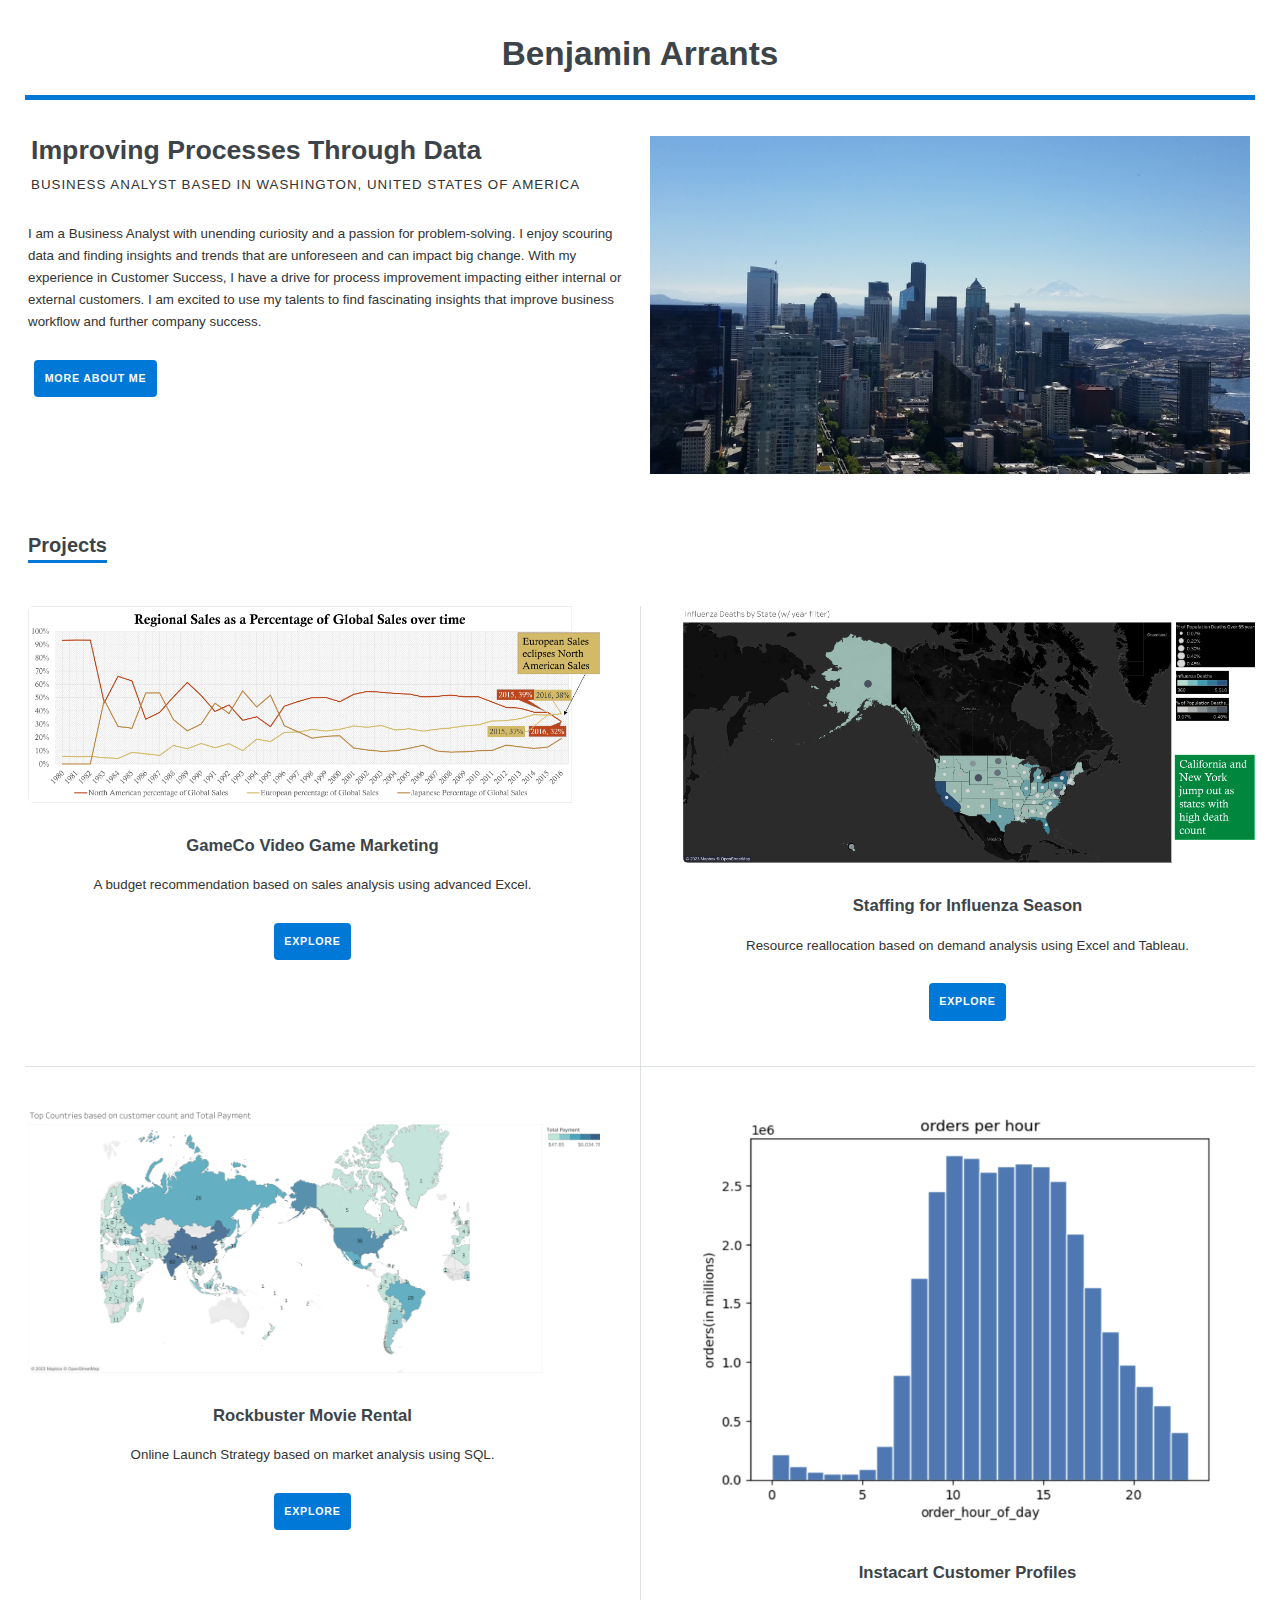
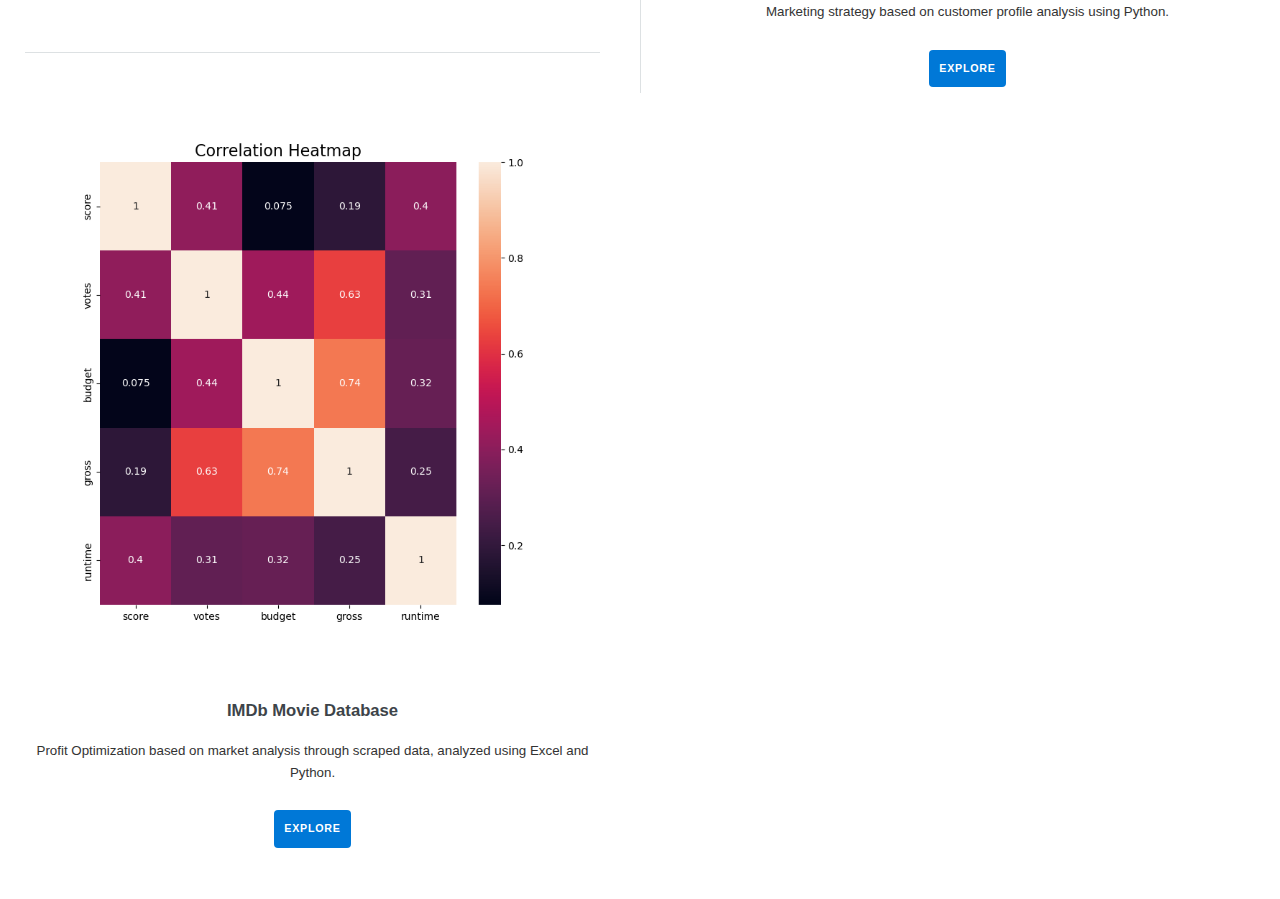
<file: index.html>
﻿<!DOCTYPE html>
<html>
	<head>
		<title>Benjamin Arrants Portfolio</title>
		<meta charset="utf-8" />
		<meta name="viewport" content="width=device-width, initial-scale=1, user-scalable=no" />
		<link rel="stylesheet" href="style/style_proto.css" />
	</head>
	<body>

		<!-- Wrapper -->
			<div id="wrapper">

				<!-- Main -->
					<div id="main">
						
							<!-- Header -->
								<header id="header">
									<a href="index.html" class="logo"><strong>Benjamin Arrants</strong></a>
								</header>

							<!-- Banner -->
								<section id="banner">
									<div class="content">
										<header>
											<h1>Improving Processes Through Data</h1>
											<p>Business Analyst based in Washington, United States of America</p>
										</header>
										<p>I am a Business Analyst with unending curiosity and a passion for problem-solving. I enjoy scouring data and finding insights and trends that are unforeseen and can impact big change. With my experience in Customer Success, I have a drive for process improvement impacting either internal or external customers. I am excited to use my talents to find fascinating insights that improve business workflow and further company success.</p>
										<ul class="actions" style="margin-bottom: 0;">
												<li><a href="aboutme.html" class="button primary">More About Me</a></li>
                                        </ul>
									</div>
									<span class="image-right">
										<img style="max-width:600px; width:100%;" src="business/seattle_pic.jpg"/>
                                    </span>
								</section>
			
							<!-- Section -->
								<section>
									<header class="major">
										<h2>Projects</h2>
									</header>
									<div class="posts">
										<article>
											<a href="gameco.html" class="image"><img style="max-height:800px" src="project images/gameco_percent_sales.png"/></a>
											<h3>GameCo Video Game Marketing</h3>
											<p>A budget recommendation based on sales analysis using advanced Excel.</p>
											<ul class="actions">
												<li><a href="gameco.html" class="button primary">Explore</a></li>
                                            </ul>
										</article>
										<article>
											<a href="influenza.html" class="image"><img style="max-height:800px" src="project images/flu_map.png"/></a>
											<h3>Staffing for Influenza Season</h3>
											<p>Resource reallocation based on demand analysis using Excel and Tableau.</p>
											<ul class="actions">
												<li><a href="influenza.html" class="button primary">Explore</a></li>
											</ul>
										</article>
										<article>
											<a href="rockbuster.html" class="image"><img style="max-height:800px" src="project images/rb_map.png"/></a>
											<h3>Rockbuster Movie Rental</h3>
											<p>Online Launch Strategy based on market analysis using SQL.</p>
											<ul class="actions">
												<li><a href="rockbuster.html" class="button primary">Explore</a></li>
											</ul>
										</article>
										<article>
											<a href="instacart.html" class="image"><img style="max-height:800px" src="project images/insta_orders_hod.png"/></a>
											<h3>Instacart Customer Profiles</h3>
											<p>Marketing strategy based on customer profile analysis using Python.</p>
											<ul class="actions">
												<li><a href="instacart.html" class="button primary">Explore</a></li>
											</ul>
										</article>		
										<article>
											<a href="imdb.html" class="image"><img style="max-height:800px" src="project images/imdb_corr_heat.png"/></a>
											<h3>IMDb Movie Database</h3>
											<p>Profit Optimization based on market analysis through scraped data, analyzed using Excel and Python.</p>
											<ul class="actions">
												<li><a href="imdb.html" class="button primary">Explore</a></li>
											</ul>
										</article>	
									</div>
								</section>

					</div>
			</div>
	</body>
</html>
</file>
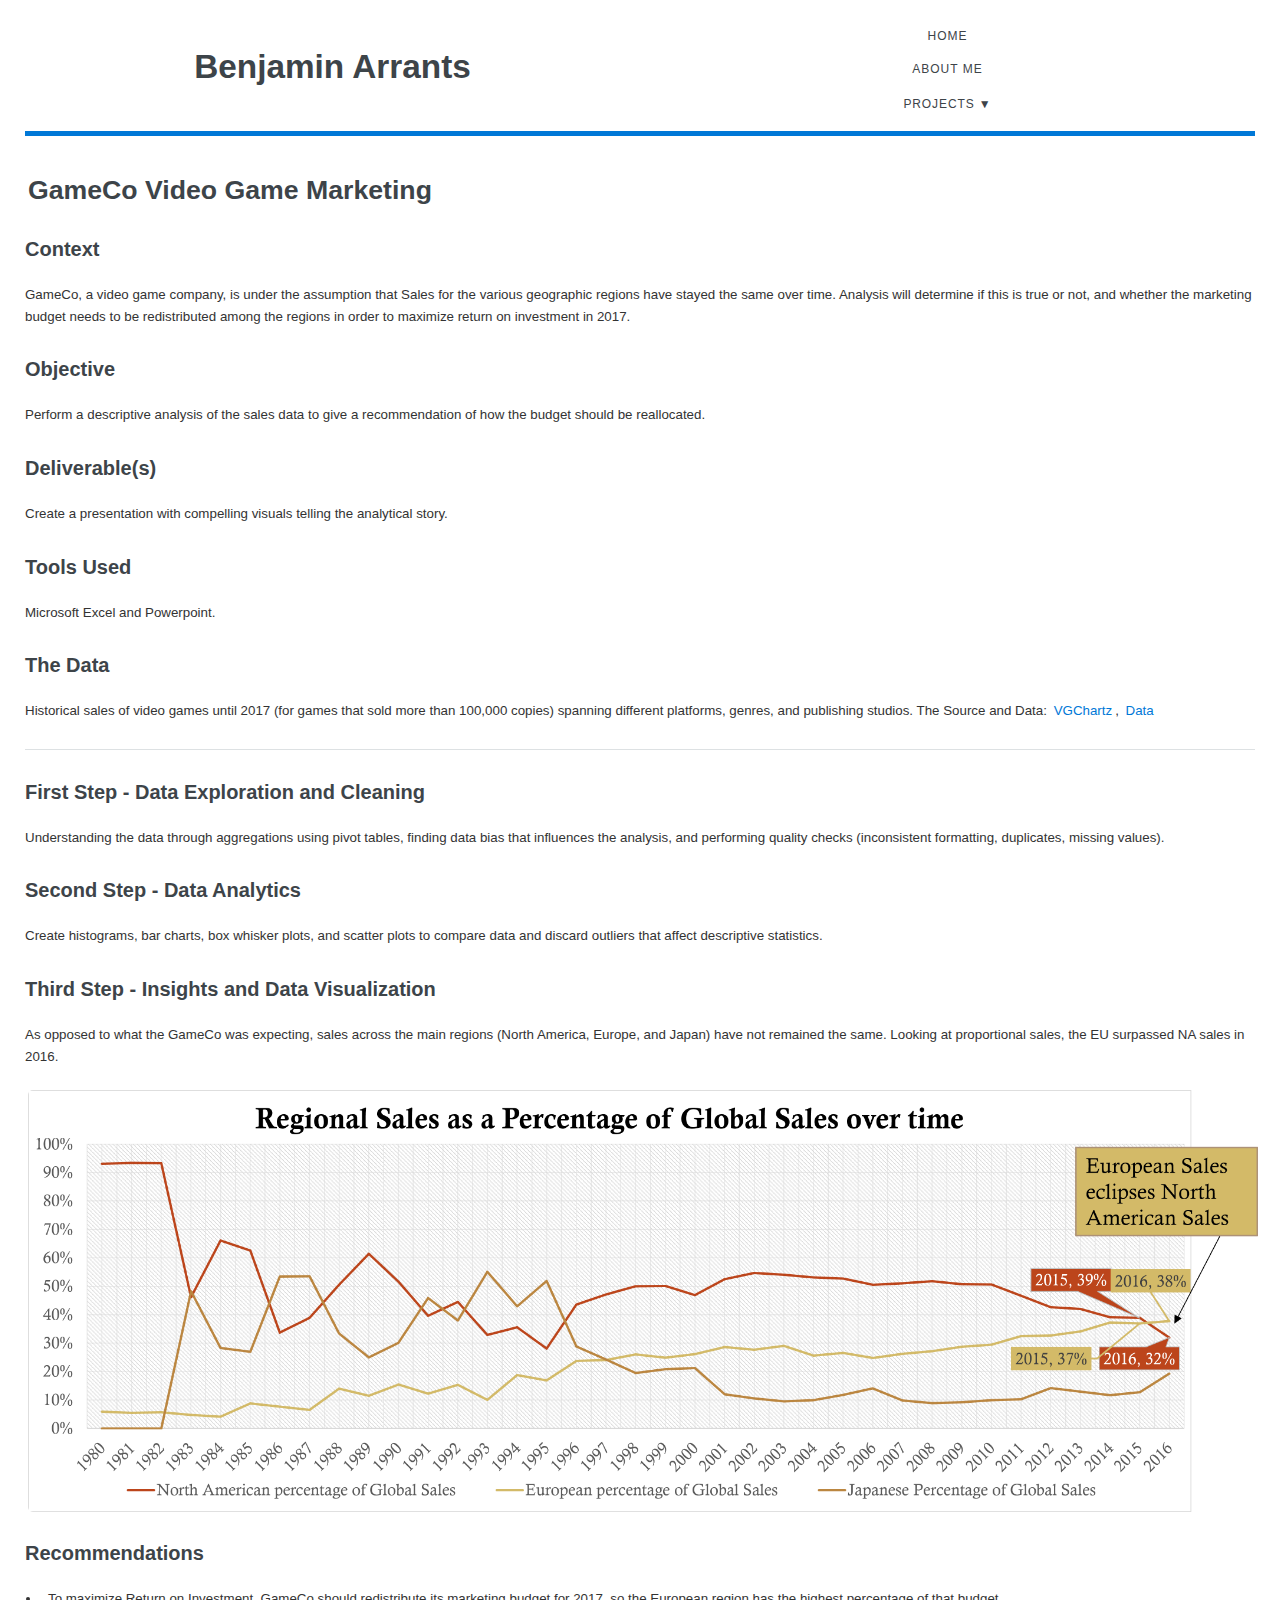
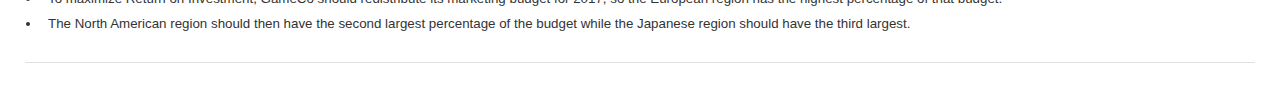
<file: gameco.html>
﻿<!DOCTYPE html>
<html>
	<head>
		<title>Budget Reallocation Project</title>
		<meta charset="utf-8" />
		<meta name="viewport" content="width=device-width, initial-scale=1, user-scalable=no" />
		<link rel="stylesheet" href="style/style_proto.css" />
        <script type="text/javascript" src="style/js_style.js"></script>

	</head>
	<body>

		<!-- Wrapper -->
			<div id="wrapper">

				<!-- Main -->
					<div id="main">
						
							<!-- Header -->
								<header id="header">
									<a href="index.html" class="logo" style="padding-top: .4em;"><strong>Benjamin Arrants</strong></a>
									<nav id="menu" style="text-align:center;">
										<ul>
											<li><a href="index.html">Home</a></li>
											<li><a href="aboutme.html">About Me</a></li>
                                            <li>
                                                <div class="dropdown">
                                                    <button onclick="myFunction()" class="drop">Projects &#9660</button>
                                                    <div id="myDropdown" class="dropdown-content">
                                                        <a href="gameco.html">Budget Reallocation</a>
                                                        <a href="influenza.html">Resource Reallocation</a>
                                                        <a href="rockbuster.html">Online launch Strategy</a>
                                                        <a href="instacart.html">Marketing Strategy</a>
                                                        <a href="imdb.html">Profit Optimization</a>
                                                    </div>
                                                </div>
                                            </li>
										</ul>
									</nav>
								</header>

							<!-- Content -->
								<section style="padding-top: 2.5em;">
									<header class="main">
										<h1>GameCo Video Game Marketing</h1>
									</header>
									
									<h2>Context</h2>
									<p>GameCo, a video game company, is under the assumption that Sales for the various geographic regions have stayed the same over time. Analysis will determine if this is true or not, and whether the marketing budget needs to be redistributed among the regions in order to maximize return on investment in 2017.</p>
									
									<h2>Objective</h2>
									<p>Perform a descriptive analysis of the sales data to give a recommendation of how the budget should be reallocated.</p>
									
									<h2>Deliverable(s)</h2>
									<p>Create a presentation with compelling visuals telling the analytical story.</p>
									
									<h2>Tools Used</h2>
									<p>Microsoft Excel and Powerpoint.</p>
									
									<h2>The Data</h2>
									<p>Historical sales of video games until 2017 (for games that sold more than 100,000 copies) spanning different platforms, genres, and publishing studios. The Source and Data:
									<a href="https://www.vgchartz.com/">VGChartz</a>, <a href="https://images.careerfoundry.com/public/courses/intro-to-data/E1/vgsales.xlsx">Data</a></p>
									
									<hr class="major" />
									
									<h2>First Step - Data Exploration and Cleaning </h2>
									<p>Understanding the data through aggregations using pivot tables, finding data bias that influences the analysis, and performing quality checks (inconsistent formatting, duplicates, missing values).</p>

									<h2>Second Step - Data Analytics</h2>
									<p>Create histograms, bar charts, box whisker plots, and scatter plots to compare data and discard outliers that affect descriptive statistics.</p>

									<h2>Third Step - Insights and Data Visualization</h2>
									<p>As opposed to what the GameCo was expecting, sales across the main regions (North America, Europe, and Japan) have not remained the same. Looking at proportional sales, the EU surpassed NA sales in 2016.<br /><br />
									<span class="image fit"><img src="project images/gameco_percent_sales.png"/></span>
								
									<h2>Recommendations</h2>
										<ul>
											<li>To maximize Return on Investment, GameCo should redistribute its marketing budget for 2017, so the European region has the highest percentage of that budget.</li>
											<li>The North American region should then have the second largest percentage of the budget while the Japanese region should have the third largest.</li>
										</ul>
										
									<hr class="major" />
								
								</section>

					</div>
			</div>
	</body>
</html>
</file>
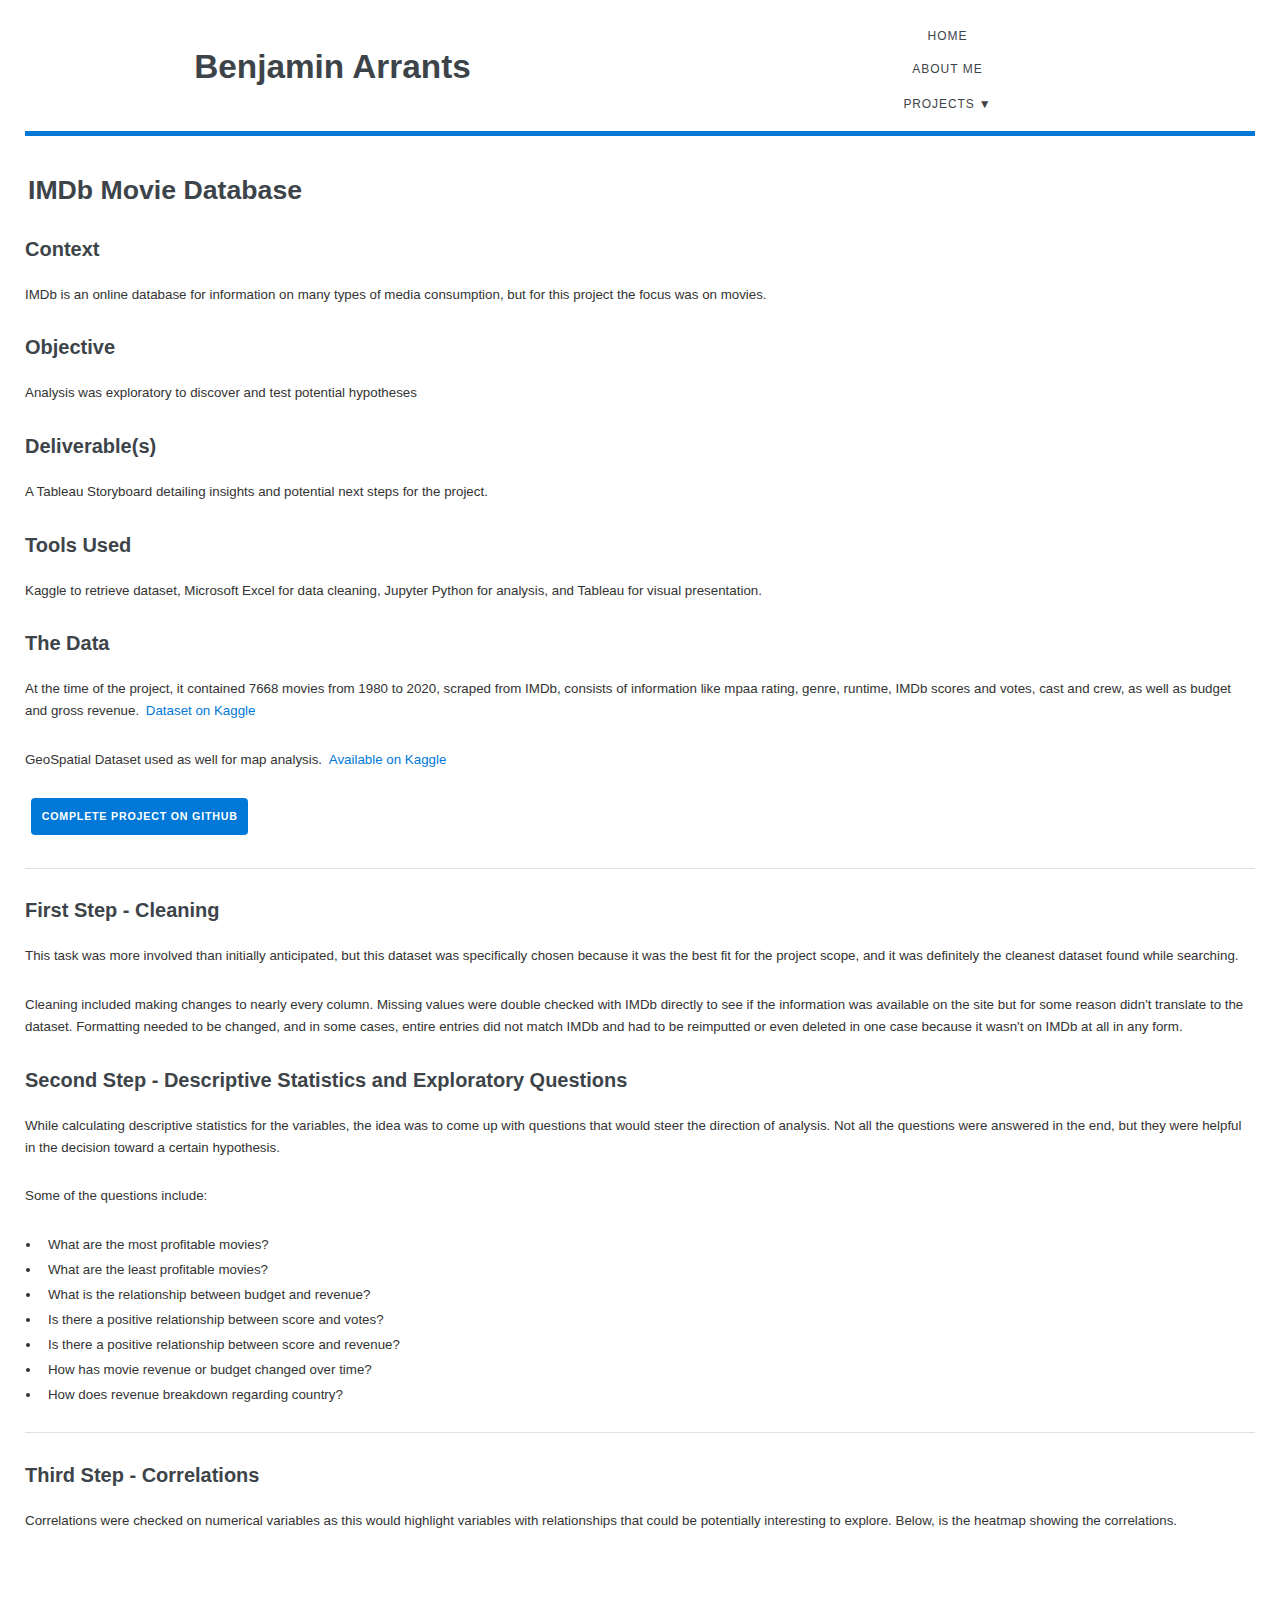
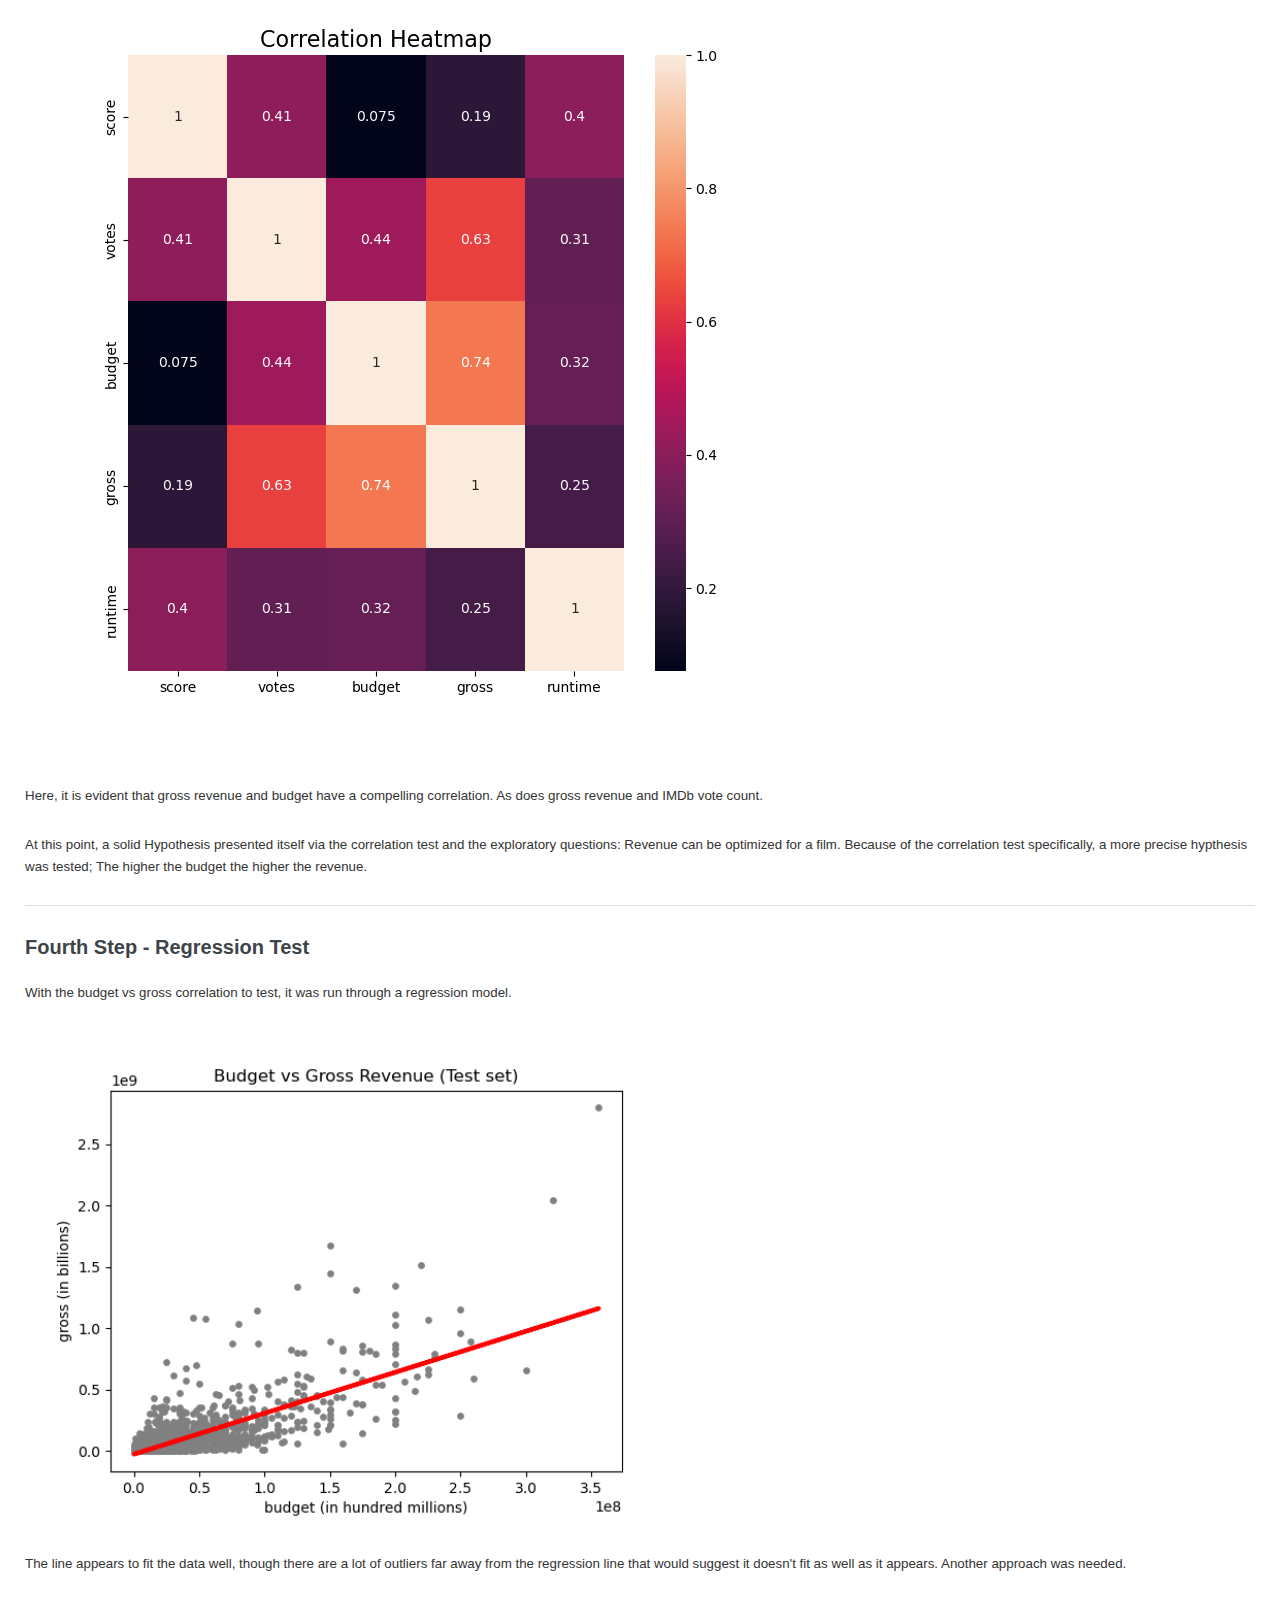
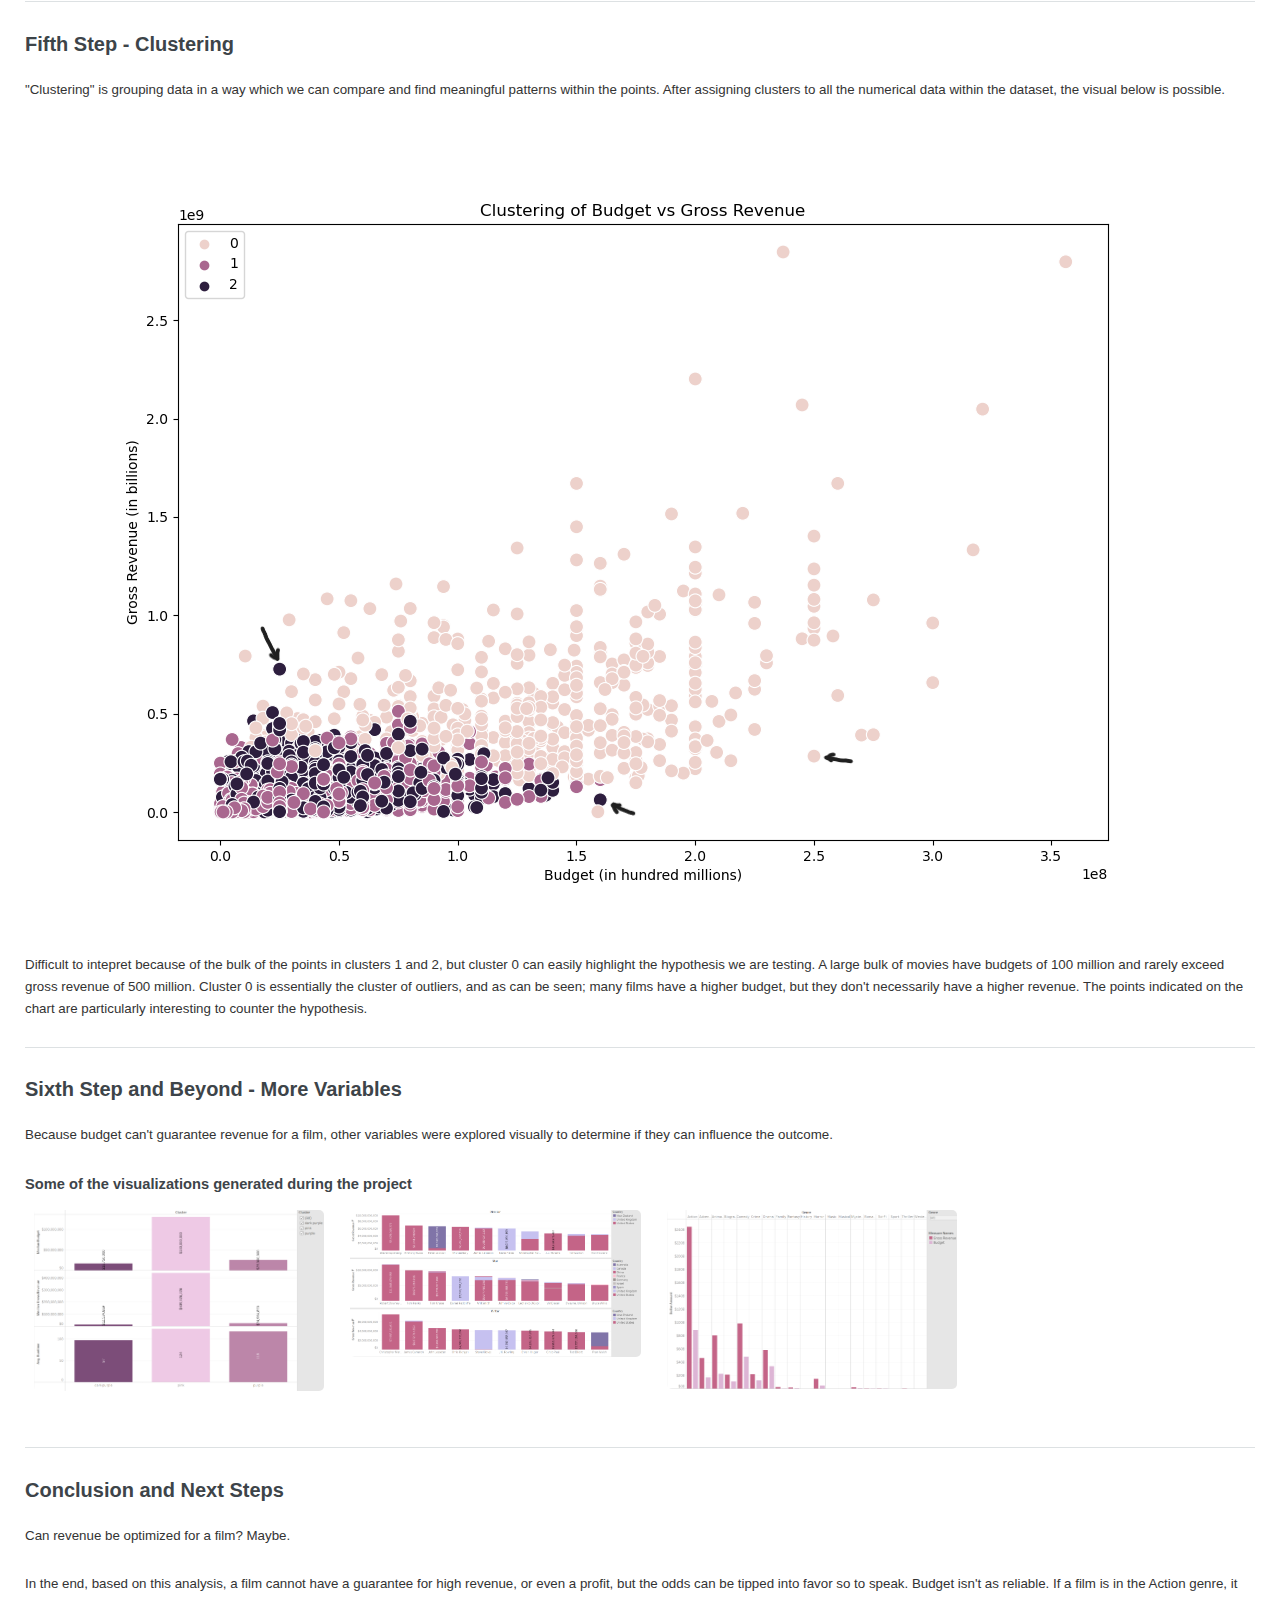
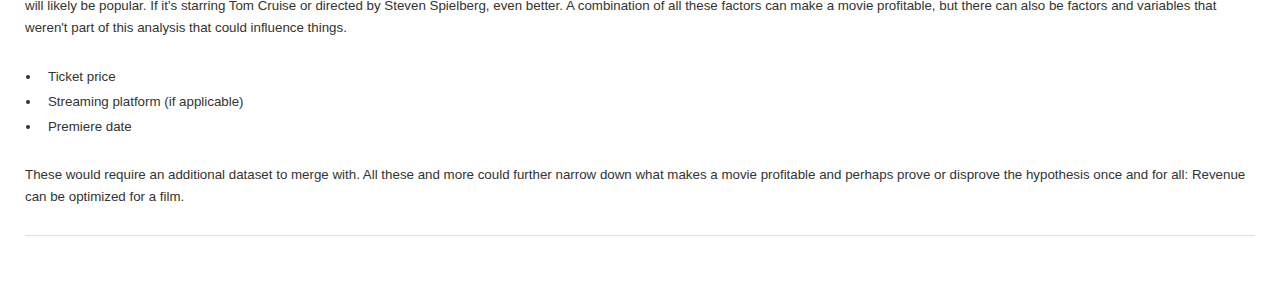
<file: imdb.html>
﻿<!DOCTYPE html>
<html>
	<head>
		<title>Profit Optimization Project</title>
		<meta charset="utf-8" />
		<meta name="viewport" content="width=device-width, initial-scale=1, user-scalable=no" />
		<link rel="stylesheet" href="style/style_proto.css" />
        <script type="text/javascript" src="style/js_style.js"></script>

	</head>
	<body>

		<!-- Wrapper -->
			<div id="wrapper">

				<!-- Main -->
					<div id="main">
						
							<!-- Header -->
								<header id="header">
									<a href="index.html" class="logo" style="padding-top: .4em;"><strong>Benjamin Arrants</strong></a>
									<nav id="menu" style="text-align:center;">
										<ul>
											<li><a href="index.html">Home</a></li>
											<li><a href="aboutme.html">About Me</a></li>
                                            <li>
                                                <div class="dropdown">
                                                    <button onclick="myFunction()" class="drop">Projects &#9660</button>
                                                    <div id="myDropdown" class="dropdown-content">
                                                        <a href="gameco.html">Budget Reallocation</a>
                                                        <a href="influenza.html">Resource Reallocation</a>
                                                        <a href="rockbuster.html">Online launch Strategy</a>
                                                        <a href="instacart.html">Marketing Strategy</a>
                                                        <a href="imdb.html">Profit Optimization</a>
                                                    </div>
                                                </div>
                                            </li>
										</ul>
									</nav>
								</header>

							<!-- Content -->
								<section style="padding-top: 2.5em;">
									<header class="main">
										<h1>IMDb Movie Database</h1>
									</header>

									<h2>Context</h2>
									<p>IMDb is an online database for information on many types of media consumption, but for this project the focus was on movies.</p>
									
									<h2>Objective</h2>
									<p>Analysis was exploratory to discover and test potential hypotheses</p>
									
									<h2>Deliverable(s)</h2>
									<p>A Tableau Storyboard detailing insights and potential next steps for the project.</p>
									
									<h2>Tools Used</h2>
									<p>Kaggle to retrieve dataset, Microsoft Excel for data cleaning, Jupyter Python for analysis, and Tableau for visual presentation.</p>
												
									<h2>The Data</h2>
									<p>At the time of the project, it contained 7668 movies from 1980 to 2020, scraped from IMDb, consists of information like mpaa rating, genre, runtime, IMDb scores and votes, cast and crew, as well as budget and gross revenue.
									<a href="https://www.kaggle.com/datasets/danielgrijalvas/movies">Dataset on Kaggle</a></p>
									<p>GeoSpatial Dataset used as well for map analysis.
									<a href="https://www.kaggle.com/datasets/ktochylin/world-countries">Available on Kaggle</a></p>
									
									<ul class="actions" style="margin-bottom: 0;">
										<li><a href="https://github.com/benarrants/IMDb-movies-analysis" class="button primary">Complete Project on Github</a></li>
									</ul>
									
									<hr class="major" />
									
									<h2>First Step - Cleaning</h2>
									<p>This task was more involved than initially anticipated, but this dataset was specifically chosen because it was the best fit for the project scope, and it was definitely the cleanest dataset found while searching.</p>
									<p>Cleaning included making changes to nearly every column. Missing values were double checked with IMDb directly to see if the information was available on the site but for some reason didn't translate to the dataset. Formatting needed to be changed, and in some cases, entire entries did not match IMDb and had to be reimputted or even deleted in one case because it wasn't on IMDb at all in any form.</p>
																		
									<h2>Second Step - Descriptive Statistics and Exploratory Questions</h2>
									<p>While calculating descriptive statistics for the variables, the idea was to come up with questions that would steer the direction of analysis. Not all the questions were answered in the end, but they were helpful in the decision toward a certain hypothesis.</p>
									<p>Some of the questions include:
										<ul>
											<li>What are the most profitable movies?</li>
											<li>What are the least profitable movies?</li>
											<li>What is the relationship between budget and revenue?</li>
											<li>Is there a positive relationship between score and votes?</li>
											<li>Is there a positive relationship between score and revenue?</li>
											<li>How has movie revenue or budget changed over time?</li>
											<li>How does revenue breakdown regarding country?</li>								
										</ul>
									</p>
									
									<hr class="major" />

									<h2>Third Step - Correlations</h2>
									<p>Correlations were checked on numerical variables as this would highlight variables with relationships that could be potentially interesting to explore. Below, is the heatmap showing the correlations.</p>
									<span class="image fit"><img style="max-width:800px" src="project images/imdb_corr_heat.png"/></span>
									<p>Here, it is evident that gross revenue and budget have a compelling correlation. As does gross revenue and IMDb vote count.</p>
									<p>At this point, a solid Hypothesis presented itself via the correlation test and the exploratory questions: Revenue can be optimized for a film. Because of the correlation test specifically, a more precise hypthesis was tested; The higher the budget the higher the revenue.</p>
										
									<hr class="major" />
										
									<h2>Fourth Step - Regression Test</h2>
									<p>With the budget vs gross correlation to test, it was run through a regression model.</p>
									<span class="image fit"><img style="max-width:660px"  src="project images/imdb_reg_test_bud_gross.png"/></span>
									<p>The line appears to fit the data well, though there are a lot of outliers far away from the regression line that would suggest it doesn't fit as well as it appears. Another approach was needed.</p>
									
									<hr class="major" />
									
									<h2>Fifth Step - Clustering</h2>
									<p>"Clustering" is grouping data in a way which we can compare and find meaningful patterns within the points. After assigning clusters to all the numerical data within the dataset, the visual below is possible.</p>
									<span class="image fit" style="max-width: 1200px;"><img src="project images/imdb_cluster_bud_gross_mark.png"/></span>
									<p>Difficult to intepret because of the bulk of the points in clusters 1 and 2, but cluster 0 can easily highlight the hypothesis we are testing. A large bulk of movies have budgets of 100 million and rarely exceed gross revenue of 500 million. Cluster 0 is essentially the cluster of outliers, and as can be seen; many films have a higher budget, but they don't necessarily have a higher revenue. The points indicated on the chart are particularly interesting to counter the hypothesis.</p>
									
									<hr class="major" />
									
									<h2>Sixth Step and Beyond - More Variables</h2>
									<p>Because budget can't guarantee revenue for a film, other variables were explored visually to determine if they can influence the outcome.</p>
									
									<h4>Some of the visualizations generated during the project</h4>
										<div class="box">
											<div class="row">
												<div class="col-3"><span class="image fit"><img src="project images/imdb_cluster_bar.png"/></span></div>
												<div class="col-3"><span class="image fit"><img src="project images/imdb_writ_star_dir_gross_country.png"/></span></div>
												<div class="col-3"><span class="image fit"><img src="project images/imdb_genre_bud_gross.png"/></span></div>
											</div>
										</div>
									
									<hr class="major" />
																		
									<h2>Conclusion and Next Steps</h2>
									<p>Can revenue be optimized for a film? Maybe.</p>
									<p>In the end, based on this analysis, a film cannot have a guarantee for high revenue, or even a profit, but the odds can be tipped into favor so to speak. Budget isn't as reliable. If a film is in the Action genre, it will likely be popular. If it's starring Tom Cruise or directed by Steven Spielberg, even better. A combination of all these factors can make a movie profitable, but there can also be factors and variables that weren't part of this analysis that could influence things.</p>
										<ul>
											<li>Ticket price</li> 
											<li>Streaming platform (if applicable)</li> 
											<li>Premiere date</li>
										</ul>
									<p>These would require an additional dataset to merge with. All these and more could further narrow down what makes a movie profitable and perhaps prove or disprove the hypothesis once and for all: Revenue can be optimized for a film.</p>
																				
									<hr class="major" />

								</section>

					</div>
			</div>
	</body>
</html>
</file>
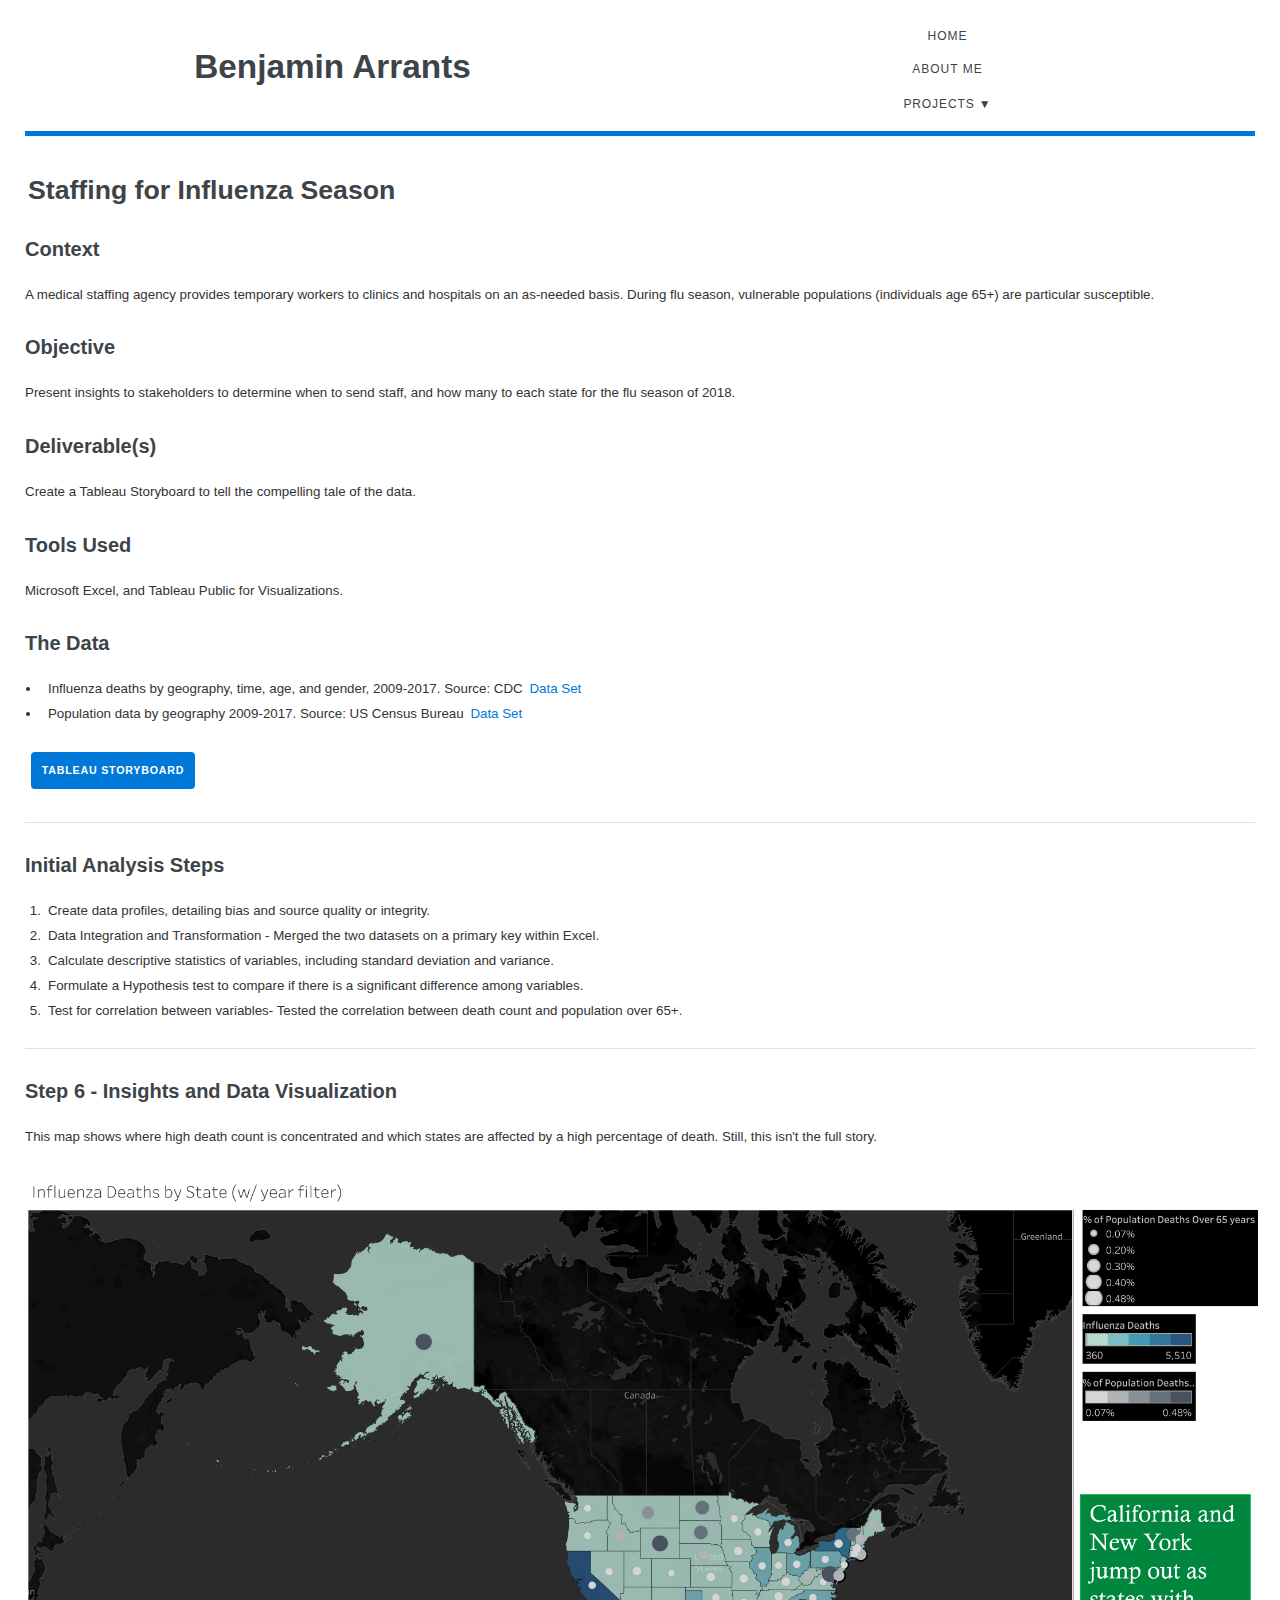
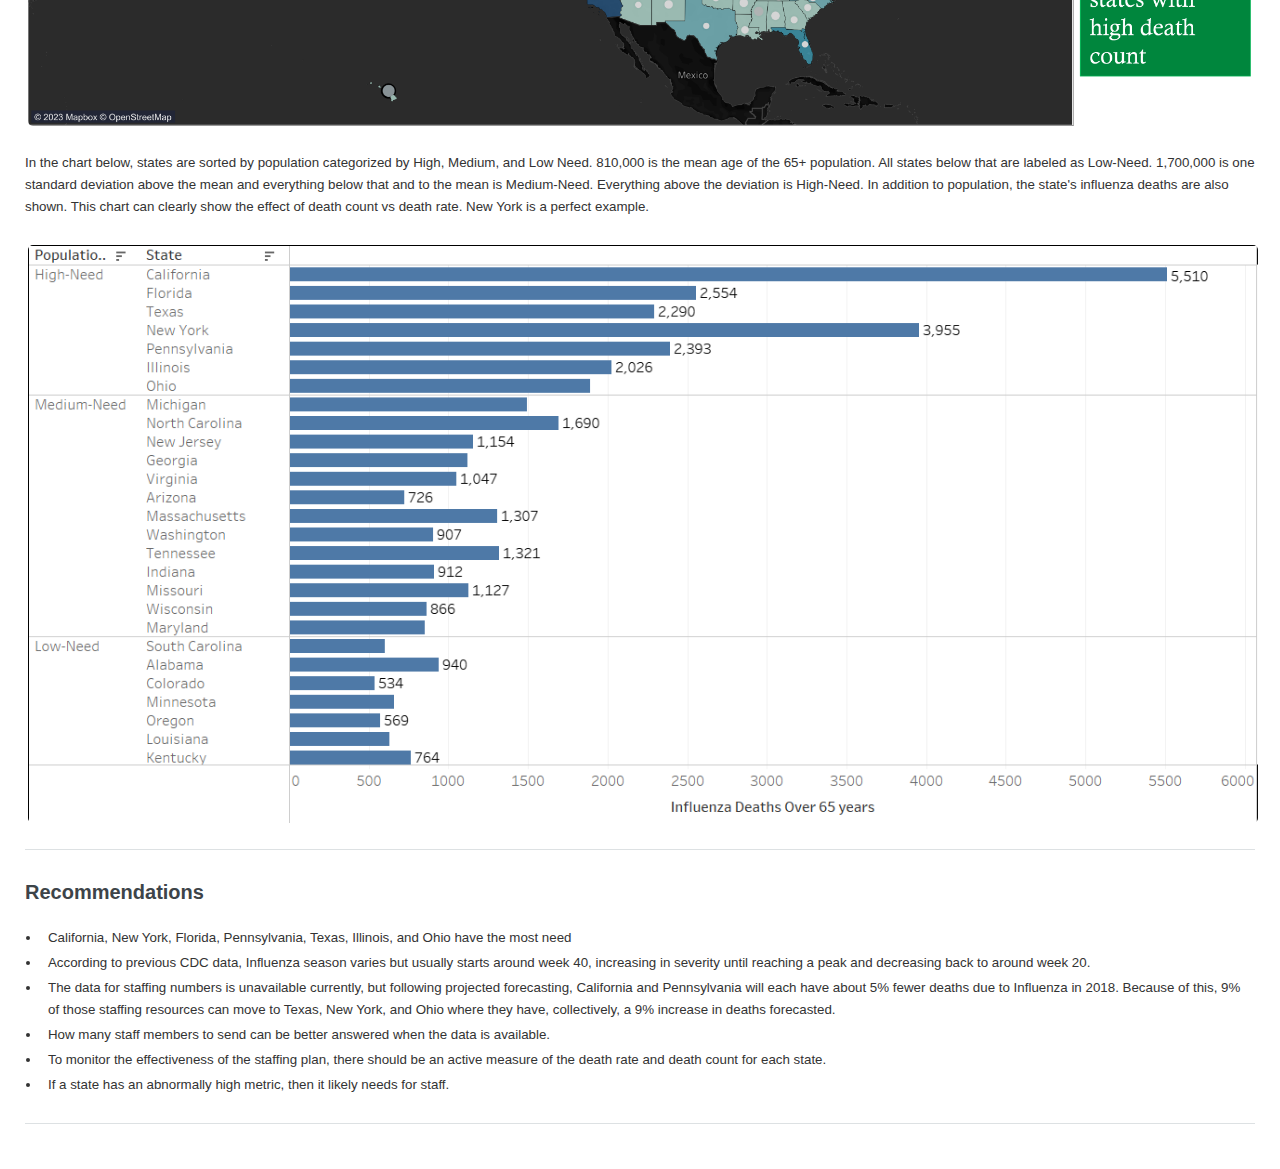
<file: influenza.html>
﻿<!DOCTYPE html>
<html>
	<head>
		<title>Resource Reallocation Project</title>
		<meta charset="utf-8" />
		<meta name="viewport" content="width=device-width, initial-scale=1, user-scalable=no" />
		<link rel="stylesheet" href="style/style_proto.css" />
        <script type="text/javascript" src="style/js_style.js"></script>

	</head>
	<body>

		<!-- Wrapper -->
			<div id="wrapper">

				<!-- Main -->
					<div id="main">
						
							<!-- Header -->
								<header id="header">
									<a href="index.html" class="logo" style="padding-top: .4em;"><strong>Benjamin Arrants</strong></a>
									<nav id="menu" style="text-align:center;">
										<ul>
											<li><a href="index.html">Home</a></li>
											<li><a href="aboutme.html">About Me</a></li>
                                            <li>
                                                <div class="dropdown">
                                                    <button onclick="myFunction()" class="drop">Projects &#9660</button>
                                                    <div id="myDropdown" class="dropdown-content">
                                                        <a href="gameco.html">Budget Reallocation</a>
                                                        <a href="influenza.html">Resource Reallocation</a>
                                                        <a href="rockbuster.html">Online launch Strategy</a>
                                                        <a href="instacart.html">Marketing Strategy</a>
                                                        <a href="imdb.html">Profit Optimization</a>
                                                    </div>
                                                </div>
                                            </li>
										</ul>
									</nav>
								</header>

							<!-- Content -->
								<section style="padding-top: 2.5em;">
									<header class="main">
										<h1>Staffing for Influenza Season</h1>
									</header>

									<h2>Context</h2>
									<p>A medical staffing agency provides temporary workers to clinics and hospitals on an as-needed basis. During flu season, vulnerable populations (individuals age 65+) are particular susceptible.</p>
									
									<h2>Objective</h2>
									<p>Present insights to stakeholders to determine when to send staff, and how many to each state for the flu season of 2018.</p>
									
									<h2>Deliverable(s)</h2>
									<p>Create a Tableau Storyboard to tell the compelling tale of the data.</p>
									
									<h2>Tools Used</h2>
									<p>Microsoft Excel, and Tableau Public for Visualizations.</p>
												
									<h2>The Data</h2>
									<ul>
										<li>Influenza deaths by geography, time, age, and gender, 2009-2017. Source: CDC
										<a href="https://https://coach-courses-us.s3.amazonaws.com/public/courses/da_program/CDC_Influenza_Deaths_edited.xlsx">Data Set</a></li>
								
										<li>Population data by geography 2009-2017. Source: US Census Bureau
										<a href="https://coach-courses-us.s3.amazonaws.com/public/courses/data-immersion/A1-A2_Influenza_Project/Census_Population_transformed_202101.csv">Data Set</a></li>									
									</ul>
									<ul class="actions" style="margin-bottom: 0;">
										<li><a href="https://public.tableau.com/views/Project2_10_16914512814580/Story" class="button primary">Tableau Storyboard</a></li>
									</ul>
									
									<hr class="major" />
									
									<h2>Initial Analysis Steps</h2>
									<ol>
										<li>Create data profiles, detailing bias and source quality or integrity.</li>								
										<li>Data Integration and Transformation - Merged the two datasets on a primary key within Excel.</li>									
										<li>Calculate descriptive statistics of variables, including standard deviation and variance.</li>									
										<li>Formulate a Hypothesis test to compare if there is a significant difference among variables.</li>																		
										<li>Test for correlation between variables- Tested the correlation between death count and population over 65+.</li>
									</ol>
									
									<hr class="major" />
		
									<h2>Step 6 - Insights and Data Visualization</h2>
									<p>This map shows where high death count is concentrated and which states are affected by a high percentage of death. Still, this isn't the full story.</p>
									<span class="image fit"><img src="project images/flu_map.png"/></span>

									<p>In the chart below, states are sorted by population categorized by High, Medium, and Low Need. 810,000 is the mean age of the 65+ population. All states below that are labeled as Low-Need. 1,700,000 is one standard deviation above the mean and everything below that and to the mean is Medium-Need. Everything above the deviation is High-Need. In addition to population, the state's influenza deaths are also shown. This chart can clearly show the effect of death count vs death rate. New York is a perfect example.</p>
									<span class="image fit" style="max-width: 1300px;"><img src="project images/flu_need.png"/></span>
									
									<hr class="major" />
								
									<h2>Recommendations</h2>
									<ul> 
										<li>California, New York, Florida, Pennsylvania, Texas, Illinois, and Ohio have the most need</li>
										<li>According to previous CDC data, Influenza season varies but usually starts around week 40, increasing in severity until reaching a peak and decreasing back to around week 20.</li>
										<li>The data for staffing numbers is unavailable currently, but following projected forecasting, California and Pennsylvania will each have about 5% fewer deaths due to Influenza in 2018. Because of this, 9% of those staffing resources can move to Texas, New York, and Ohio where they have, collectively, a 9% increase in deaths forecasted.</li>
										<li>How many staff members to send can be better answered when the data is available.</li>
										<li>To monitor the effectiveness of the staffing plan, there should be an active measure of the death rate and death count for each state.</li>
										<li>If a state has an abnormally high metric, then it likely needs for staff.</li>
									</ul>
									
									<hr class="major" />

								</section>

					</div>
			</div>
	</body>
</html>
</file>
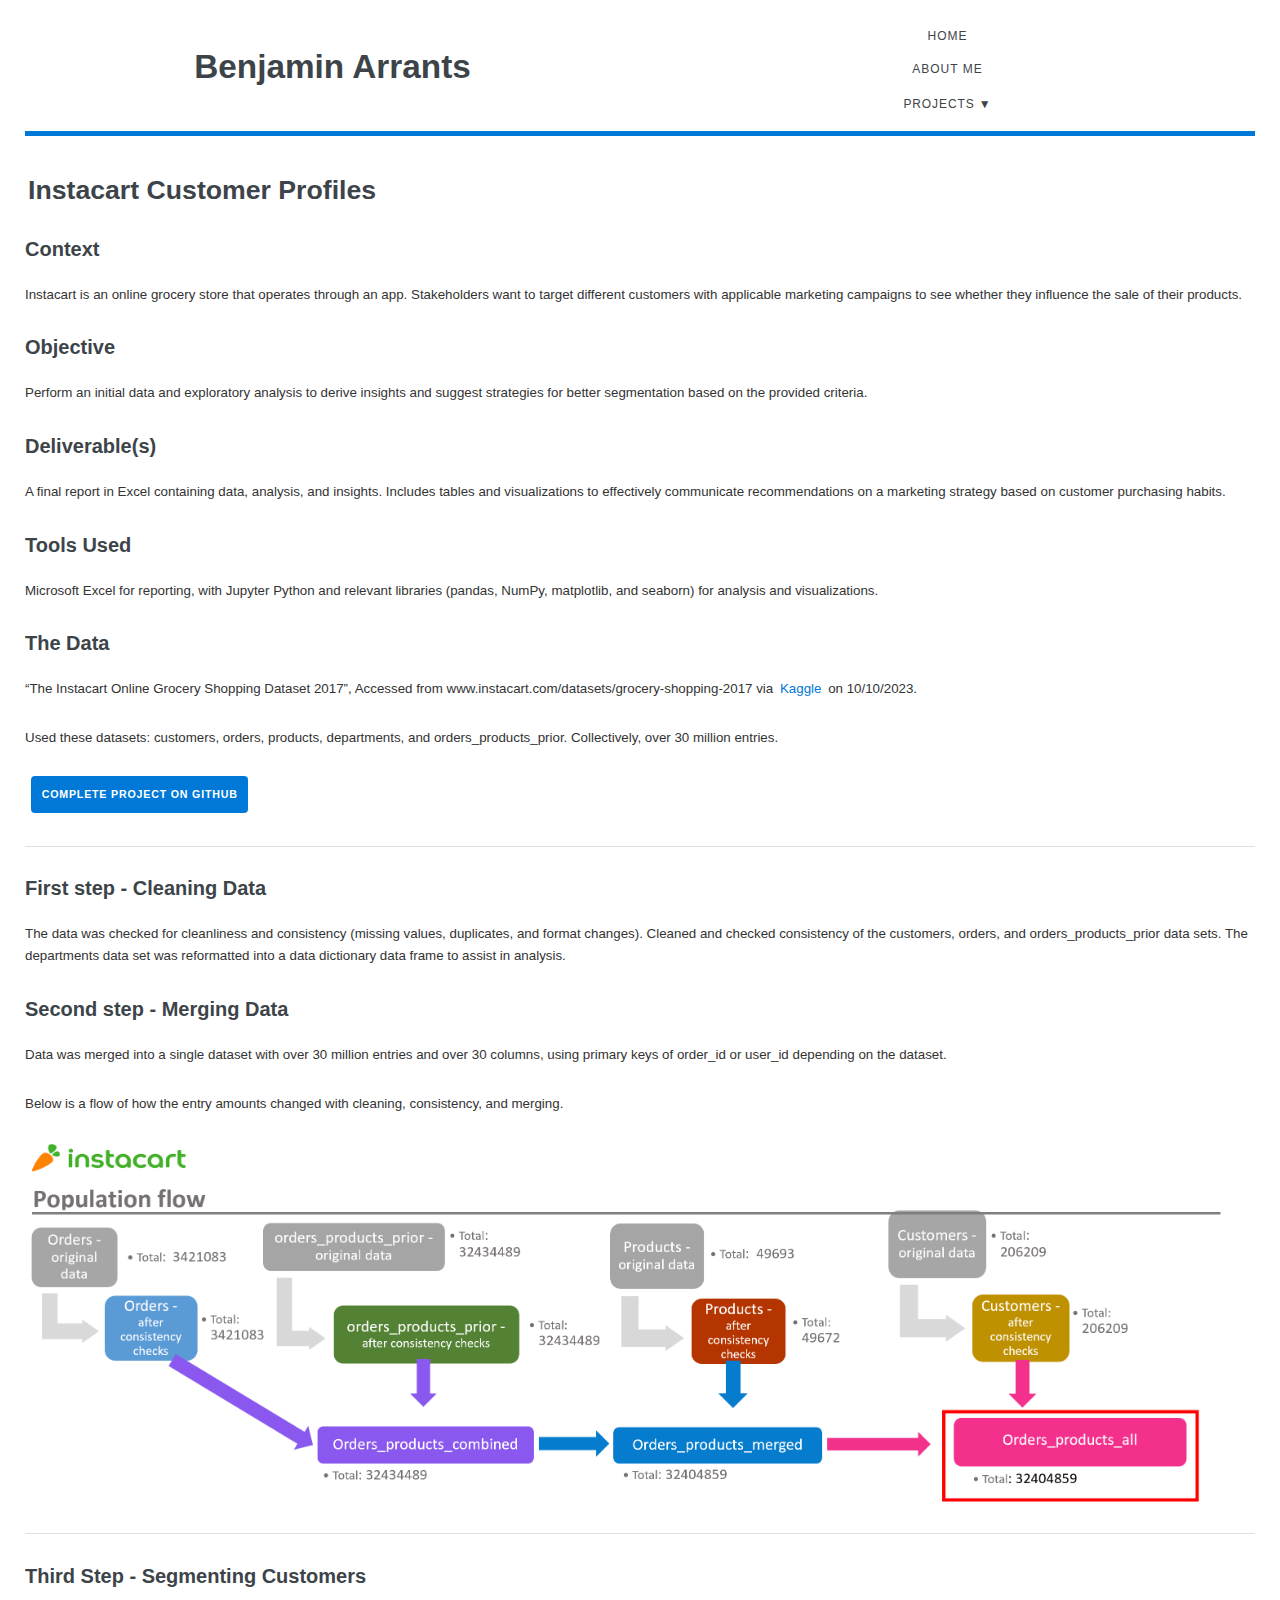
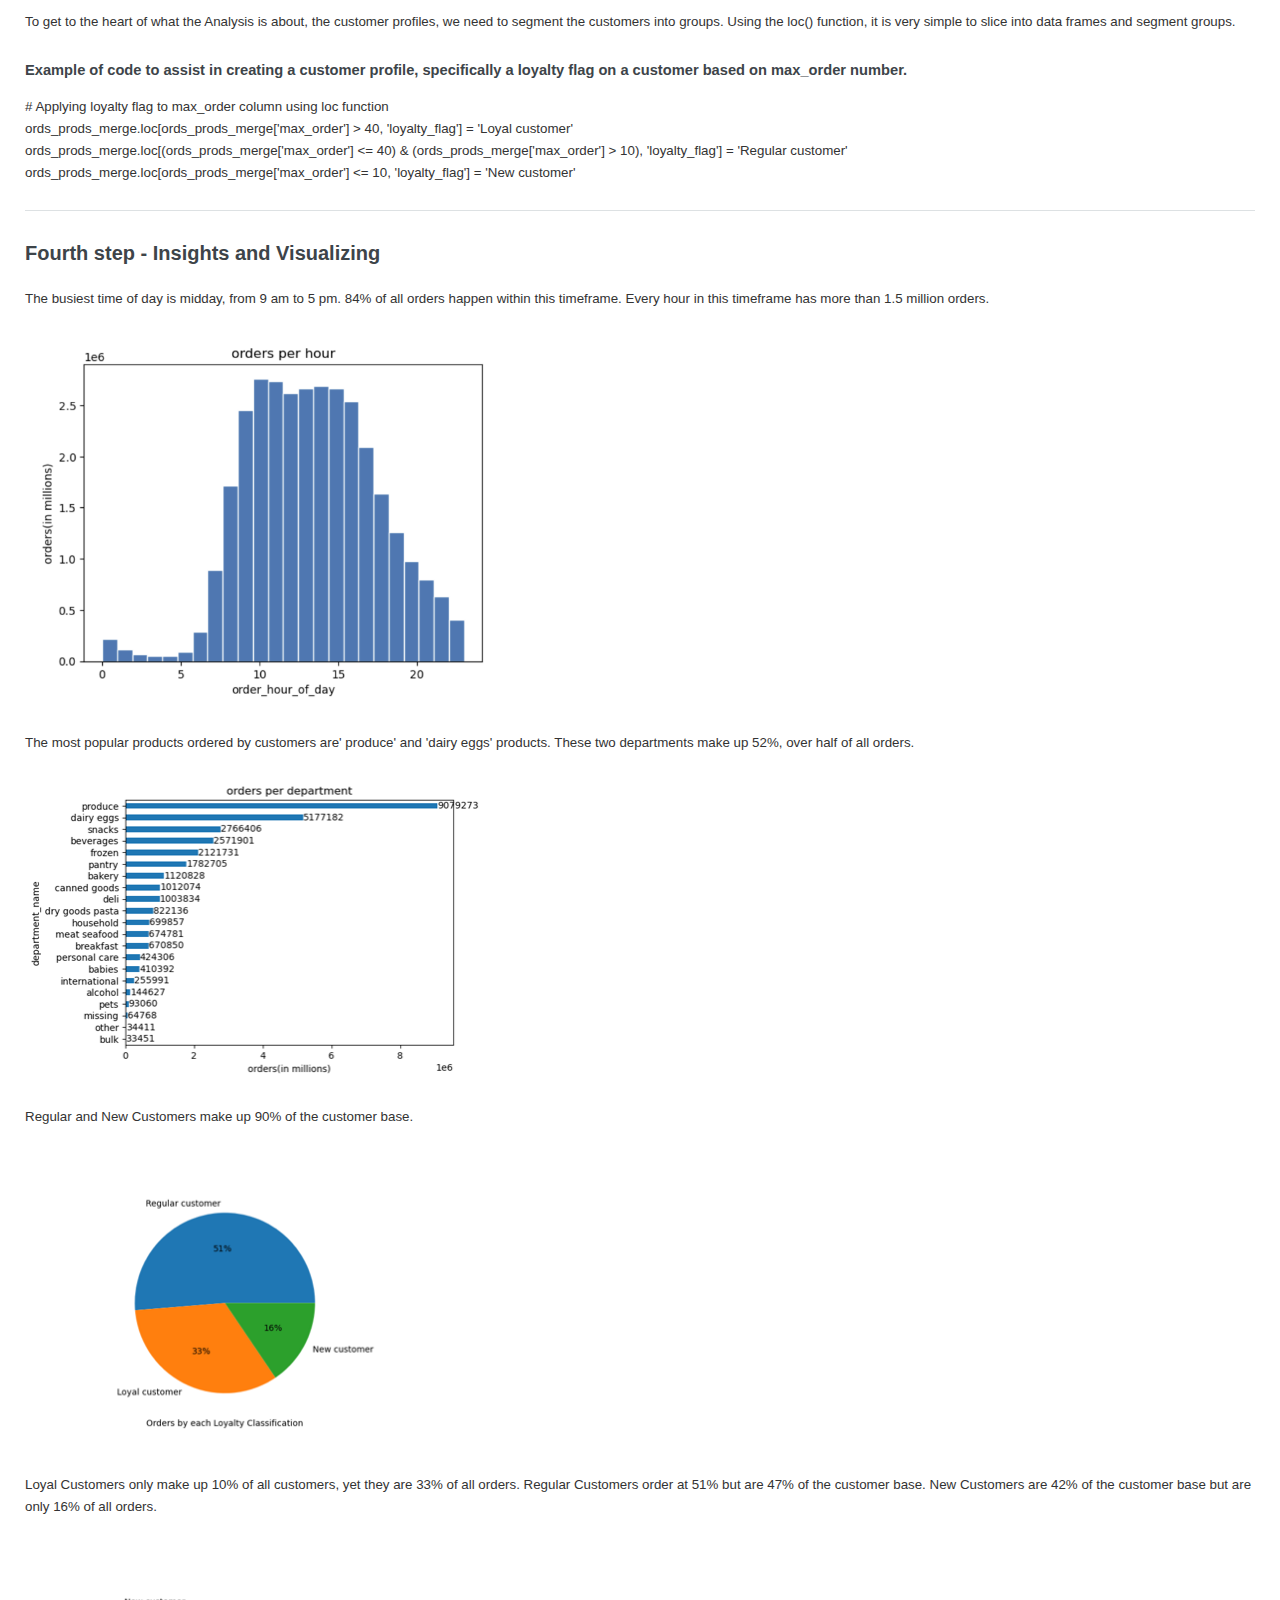
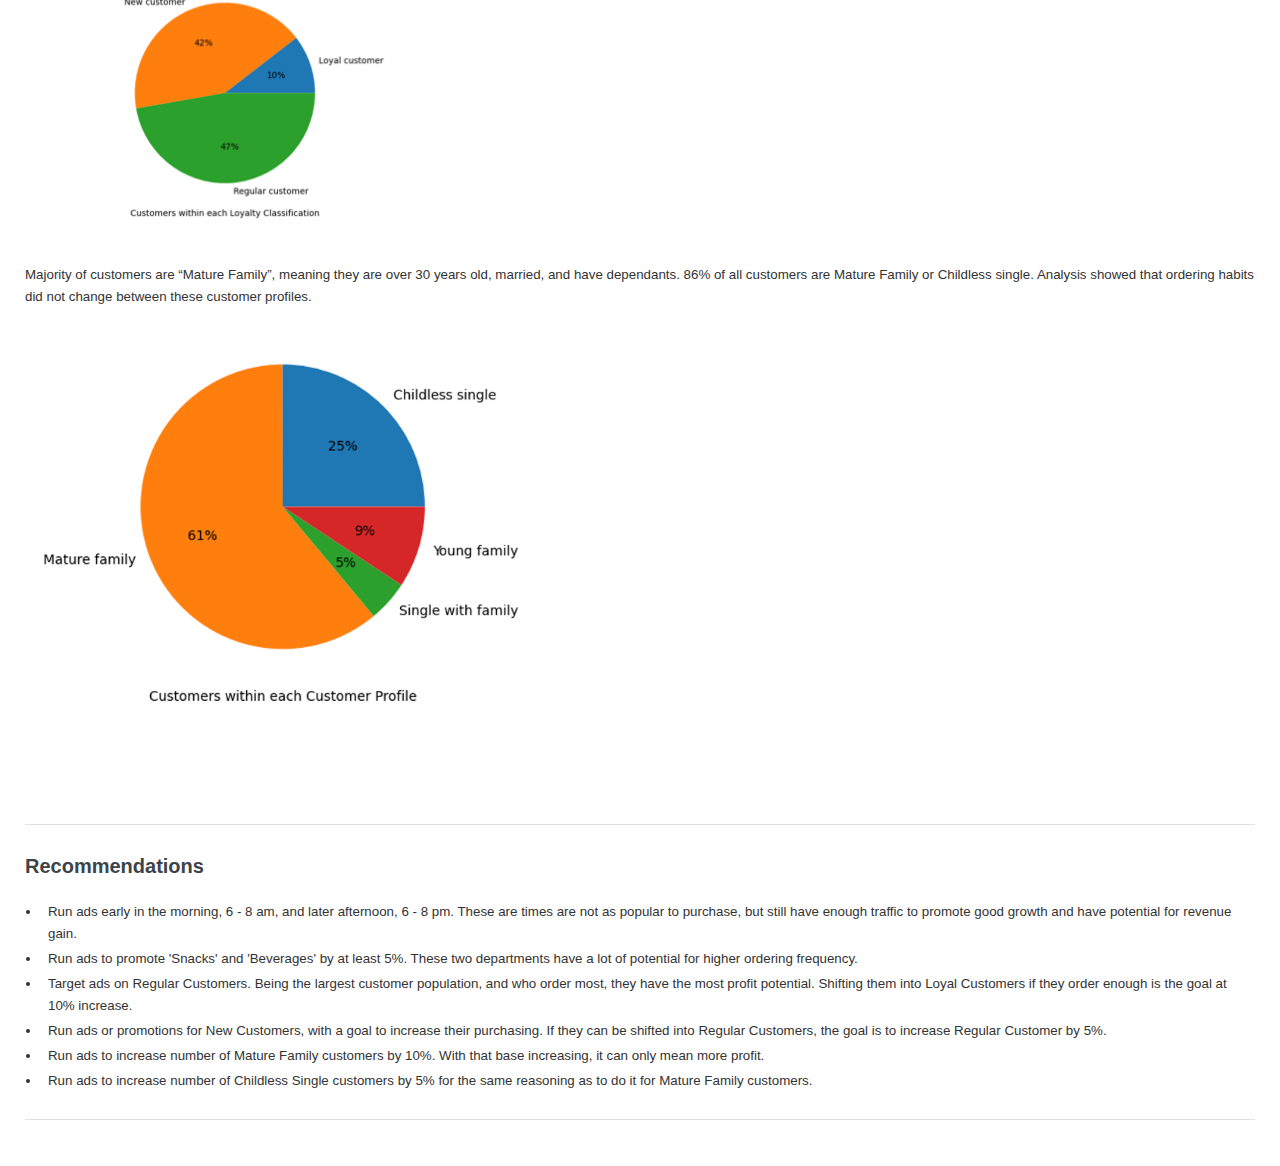
<file: instacart.html>
﻿<!DOCTYPE html>
<html>
	<head>
		<title>Marketing Strategy Project</title>
		<meta charset="utf-8" />
		<meta name="viewport" content="width=device-width, initial-scale=1, user-scalable=no" />
		<link rel="stylesheet" href="style/style_proto.css" />
        <script type="text/javascript" src="style/js_style.js"></script>

	</head>
	<body>

		<!-- Wrapper -->
			<div id="wrapper">

				<!-- Main -->
					<div id="main">
						
							<!-- Header -->
								<header id="header">
									<a href="index.html" class="logo" style="padding-top: .4em;"><strong>Benjamin Arrants</strong></a>
									<nav id="menu" style="text-align:center;">
										<ul>
											<li><a href="index.html">Home</a></li>
											<li><a href="aboutme.html">About Me</a></li>
                                            <li>
                                                <div class="dropdown">
                                                    <button onclick="myFunction()" class="drop">Projects &#9660</button>
                                                    <div id="myDropdown" class="dropdown-content">
                                                        <a href="gameco.html">Budget Reallocation</a>
                                                        <a href="influenza.html">Resource Reallocation</a>
                                                        <a href="rockbuster.html">Online launch Strategy</a>
                                                        <a href="instacart.html">Marketing Strategy</a>
                                                        <a href="imdb.html">Profit Optimization</a>
                                                    </div>
                                                </div>
                                            </li>
										</ul>
									</nav>
								</header>

							<!-- Content -->
								<section style="padding-top: 2.5em;">
									<header class="main">
										<h1>Instacart Customer Profiles</h1>
									</header>

									<h2>Context</h2>
									<p>Instacart is an online grocery store that operates through an app. Stakeholders want to target different customers with applicable marketing campaigns to see whether they influence the sale of their products.</p>
									
									<h2>Objective</h2>
									<p>Perform an initial data and exploratory analysis to derive insights and suggest strategies for better segmentation based on the provided criteria.</p>
									
									<h2>Deliverable(s)</h2>
									<p>A final report in Excel containing data, analysis, and insights. Includes tables and visualizations to effectively communicate recommendations on a marketing strategy based on customer purchasing habits.</p>
									
									<h2>Tools Used</h2>
									<p>Microsoft Excel for reporting, with Jupyter Python and relevant libraries (pandas, NumPy, matplotlib, and seaborn) for analysis and visualizations.</p>
									
									<h2>The Data</h2>
									<p>“The Instacart Online Grocery Shopping Dataset 2017”, Accessed from www.instacart.com/datasets/grocery-shopping-2017 via <a href="https://www.kaggle.com/datasets/psparks/instacart-market-basket-analysis">Kaggle</a> on 10/10/2023.</p>
									<p>Used these datasets: customers, orders, products, departments, and orders_products_prior. Collectively, over 30 million entries.</p>
									
									<ul class="actions" style="margin-bottom: 0;">
										<li><a href="https://github.com/benarrants/Instacart-analysis" class="button primary">Complete Project on Github</a></li>
									</ul>
									
									<hr class="major" />
									
									<h2>First step - Cleaning Data</h2>
									<p>The data was checked for cleanliness and consistency (missing values, duplicates, and format changes). Cleaned and checked consistency of the customers, orders, and orders_products_prior data sets. The departments data set was reformatted into a data dictionary data frame to assist in analysis.</p>					
									
									<h2>Second step - Merging Data</h2>
									<p>Data was merged into a single dataset with over 30 million entries and over 30 columns, using primary keys of order_id or user_id depending on the dataset.</p>
									<p>Below is a flow of how the entry amounts changed with cleaning, consistency, and merging.</p>
									<span class="image fit" style="max-width: 3000px;"><img src="project images/insta_workflow.png"/></span>
									
									<hr class="major" />
									
									<h2>Third Step - Segmenting Customers</h2>
									<p>To get to the heart of what the Analysis is about, the customer profiles, we need to segment the customers into groups. Using the loc() function, it is very simple to slice into data frames and segment groups.</p>
										<h4>Example of code to assist in creating a customer profile, specifically a loyalty flag on a customer based on max_order number.</h4>
											
											# Applying loyalty flag to max_order column using loc function <br />
											ords_prods_merge.loc[ords_prods_merge['max_order'] > 40, 'loyalty_flag'] = 'Loyal customer' <br />
											ords_prods_merge.loc[(ords_prods_merge['max_order'] <= 40) & (ords_prods_merge['max_order'] > 10), 'loyalty_flag'] = 'Regular customer'<br />
											ords_prods_merge.loc[ords_prods_merge['max_order'] <= 10, 'loyalty_flag'] = 'New customer'<br />
											
									<hr class="major" />
									
									<h2>Fourth step - Insights and Visualizing</h2>
                                    <p>The busiest time of day is midday, from 9 am to 5 pm. 84% of all orders happen within this timeframe. Every hour in this timeframe has more than 1.5 million orders.</p>
										<img class="image fit" style="max-width:500px" src="project images/insta_orders_hod.png"/>
                                    <p>The most popular products ordered by customers are' produce' and 'dairy eggs' products. These two departments make up 52%, over half of all orders.</p>
										<img class="image fit" style="max-width:460px" src="project images/insta_department.png"/>
                                    <p>Regular and New Customers make up 90% of the customer base.</p>
										<img class="image fit" style="max-width:390px" src="project images/insta_order_loyalty_pie.png"/>
                                    <p>Loyal Customers only make up 10% of all customers, yet they are 33% of all orders. Regular Customers order at 51% but are 47% of the customer base. New Customers are 42% of the customer base but are only 16% of all orders.</p>
										<img class="image fit" style="max-width:390px" src="project images/insta_cust_loyalty_pie.png"/>
                                    <p>Majority of customers are “Mature Family”, meaning they are over 30 years old, married, and have dependants. 86% of all customers are Mature Family or Childless single. Analysis showed that ordering habits did not change between these customer profiles.</p>
										<img class="image fit" style="max-width:500px" src="project images/insta_cust_profile_pie.png"/>
									
									<hr class="major" />
									
									<h2>Recommendations</h2>
										<ul>
											<li>Run ads early in the morning, 6 - 8 am, and later afternoon, 6 - 8 pm. These are times are not as popular to purchase, but still have enough traffic to promote good growth and have potential for revenue gain.</li>
											<li>Run ads to promote 'Snacks' and 'Beverages' by at least 5%. These two departments have a lot of potential for higher ordering frequency.</li>
											<li>Target ads on Regular Customers. Being the largest customer population, and who order most, they have the most profit potential. Shifting them into Loyal Customers if they order enough is the goal at 10% increase.</li>
											<li>Run ads or promotions for New Customers, with a goal to increase their purchasing. If they can be shifted into Regular Customers, the goal is to increase Regular Customer by 5%.</li>
											<li>Run ads to increase number of Mature Family customers by 10%. With that base increasing, it can only mean more profit.</li>
											<li>Run ads to increase number of Childless Single customers by 5% for the same reasoning as to do it for Mature Family customers.</li>
										</ul>
										
									<hr class="major" />

								</section>

					</div>
			</div>
	</body>
</html>
</file>
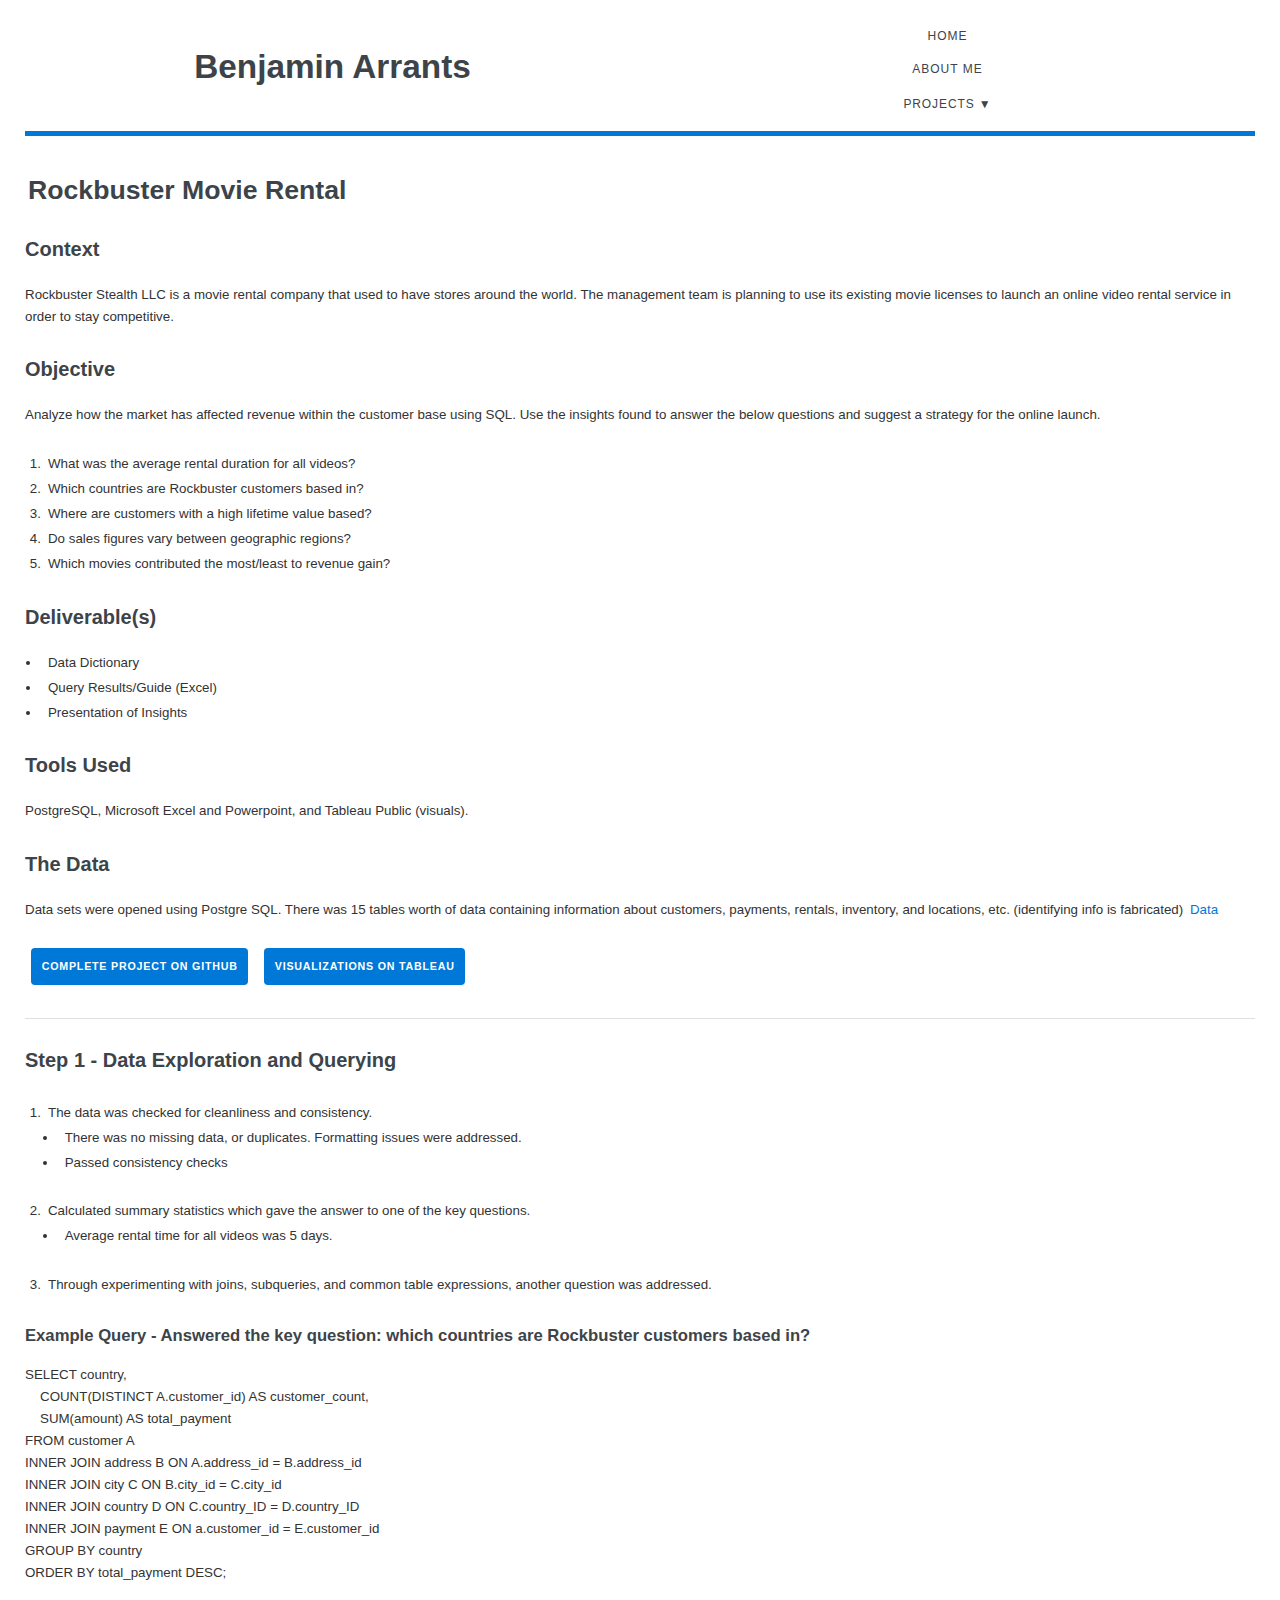
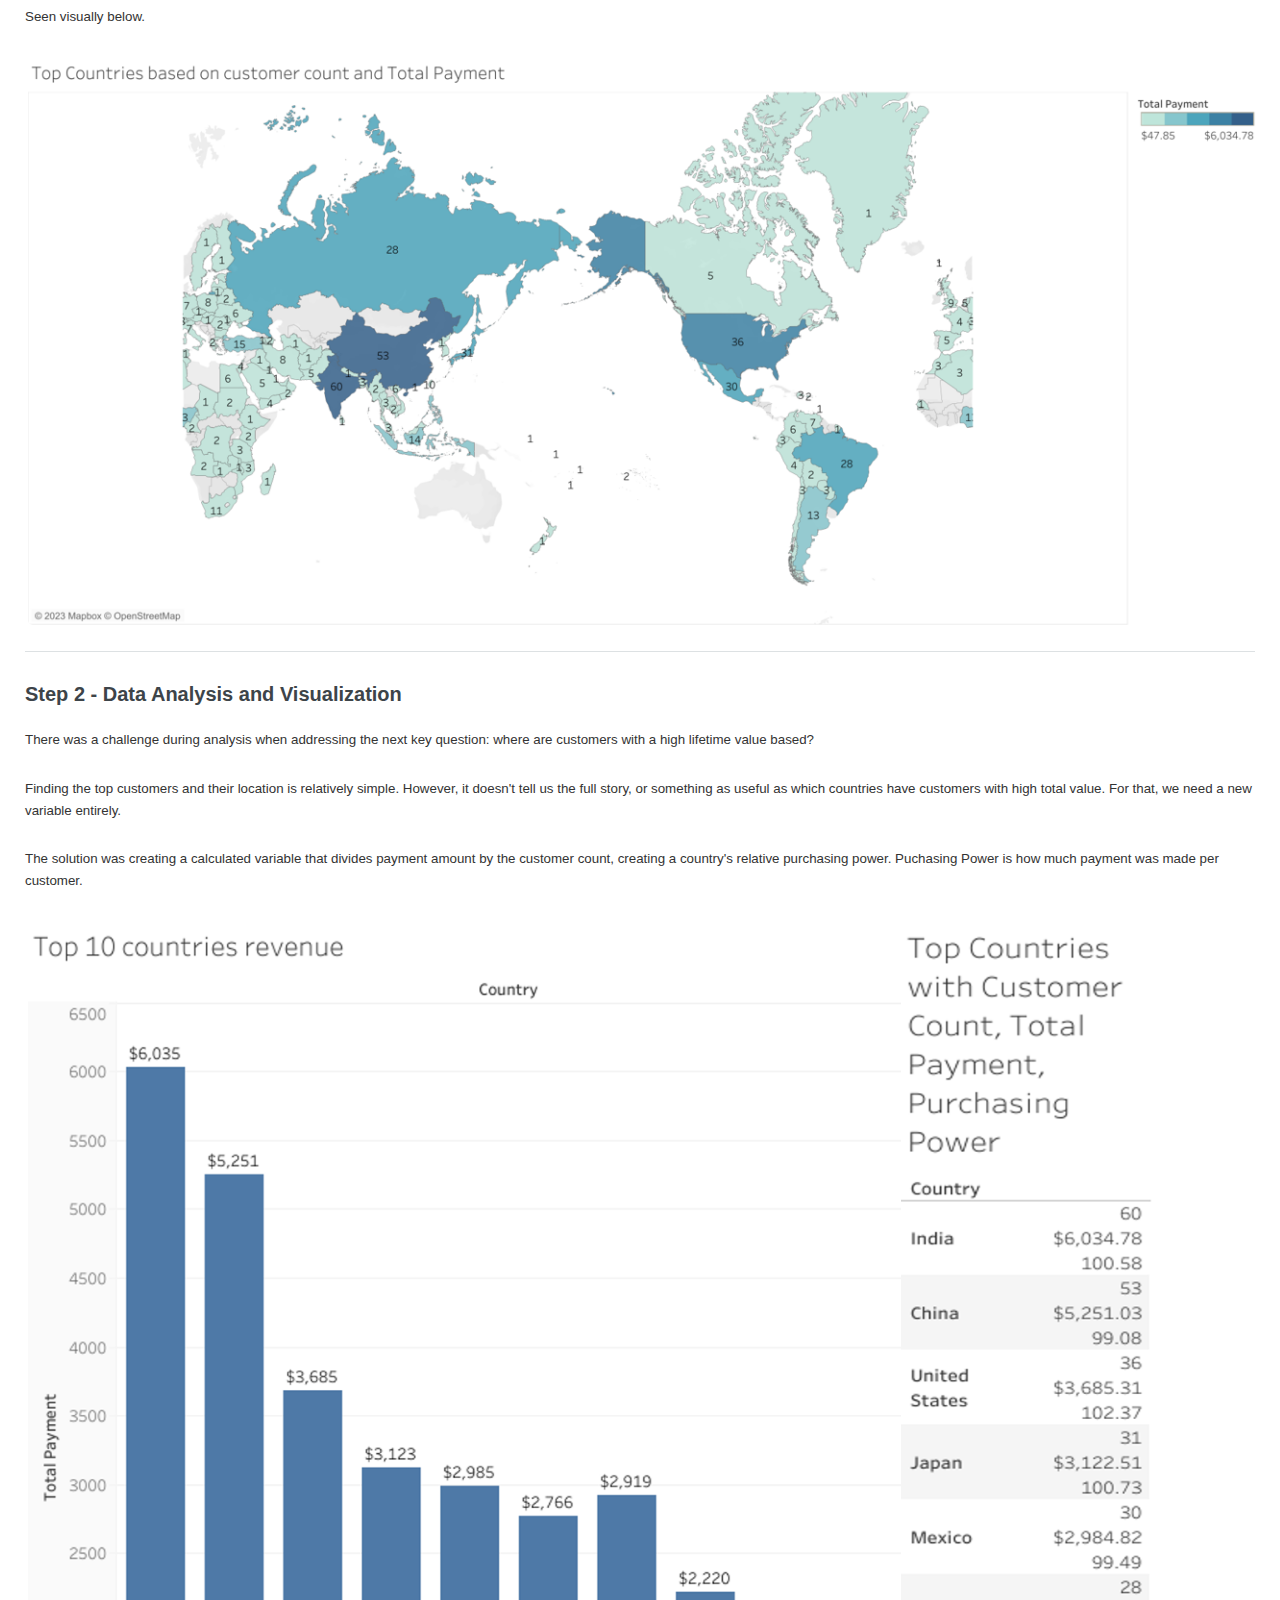
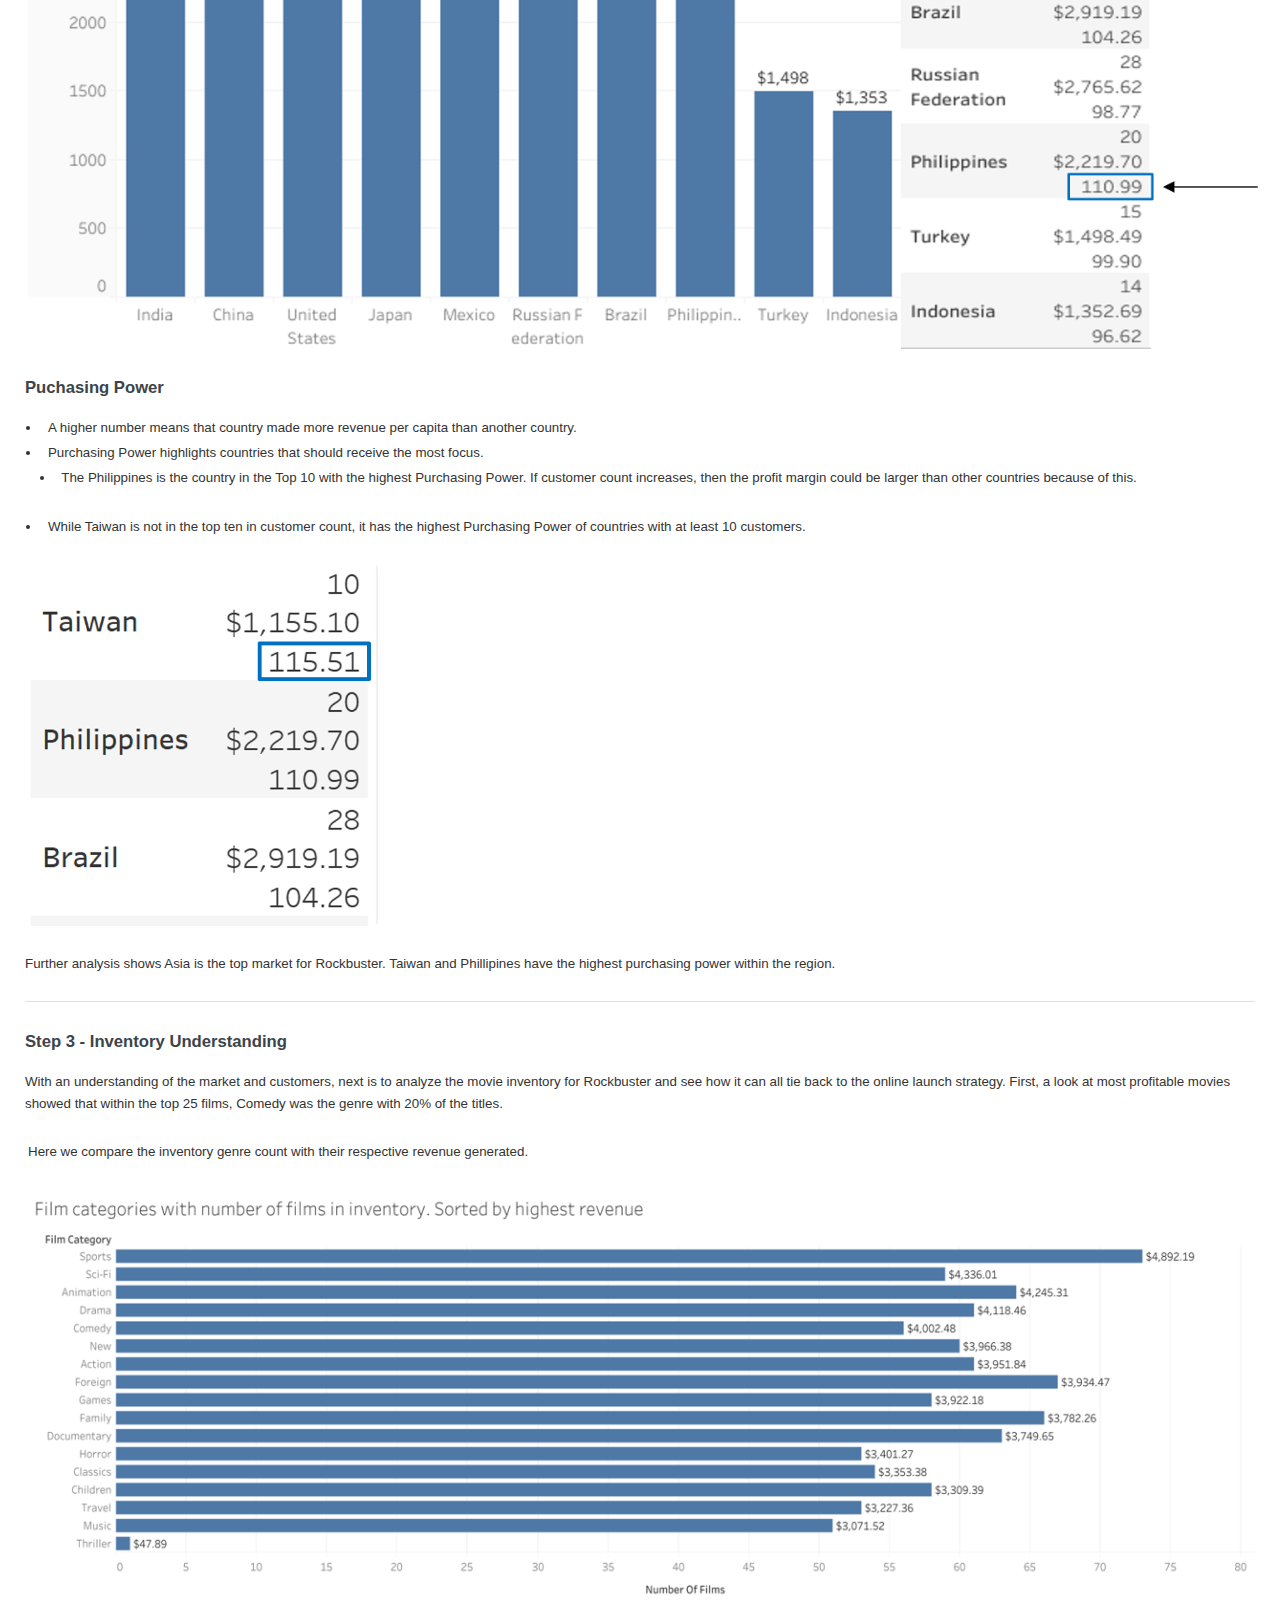
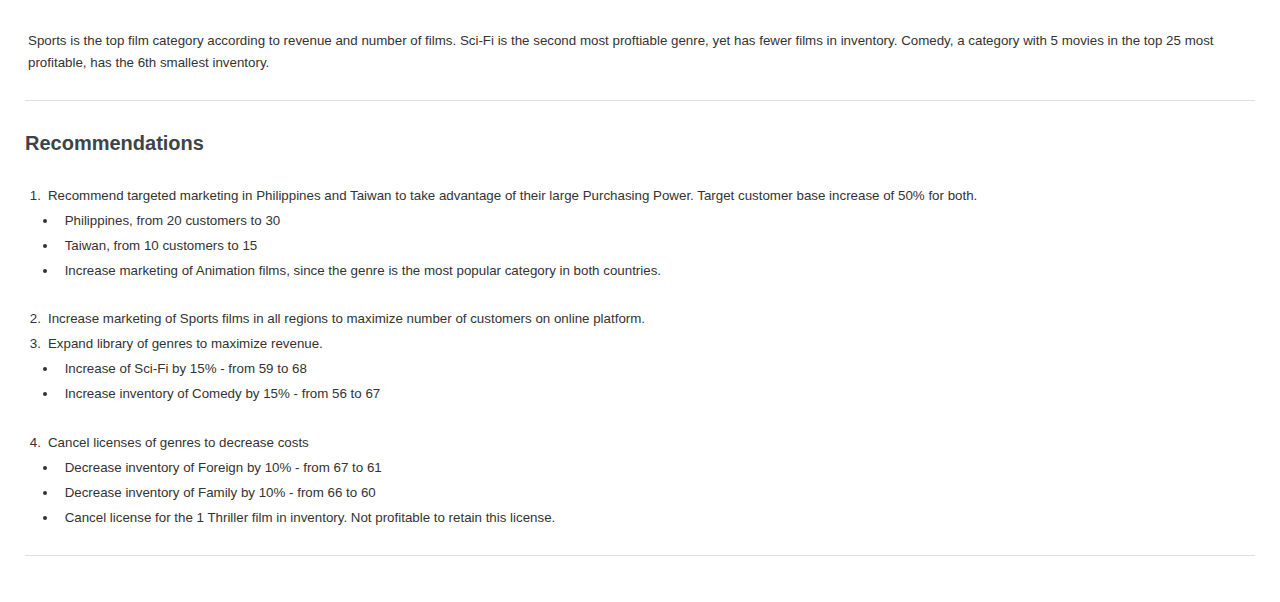
<file: rockbuster.html>
﻿<!DOCTYPE html>
<html>
	<head>
		<title>Online Launch Strategy Project</title>
		<meta charset="utf-8" />
		<meta name="viewport" content="width=device-width, initial-scale=1, user-scalable=no" />
		<link rel="stylesheet" href="style/style_proto.css" />
        <script type="text/javascript" src="style/js_style.js"></script>

	</head>
	<body>

		<!-- Wrapper -->
			<div id="wrapper">

				<!-- Main -->
					<div id="main">
						
							<!-- Header -->
								<header id="header">
									<a href="index.html" class="logo" style="padding-top: .4em;"><strong>Benjamin Arrants</strong></a>
									<nav id="menu" style="text-align:center;">
										<ul>
											<li><a href="index.html">Home</a></li>
											<li><a href="aboutme.html">About Me</a></li>
                                            <li>
                                                <div class="dropdown">
                                                    <button onclick="myFunction()" class="drop">Projects &#9660</button>
                                                    <div id="myDropdown" class="dropdown-content">
                                                        <a href="gameco.html">Budget Reallocation</a>
                                                        <a href="influenza.html">Resource Reallocation</a>
                                                        <a href="rockbuster.html">Online launch Strategy</a>
                                                        <a href="instacart.html">Marketing Strategy</a>
                                                        <a href="imdb.html">Profit Optimization</a>
                                                    </div>
                                                </div>
                                            </li>
										</ul>
									</nav>
								</header>

							<!-- Content -->
								<section style="padding-top: 2.5em;">
									<header class="main">
										<h1>Rockbuster Movie Rental</h1>
									</header>

									<h2>Context</h2>
									<p>Rockbuster Stealth LLC is a movie rental company that used to have stores around the world. The management team is planning to use its existing movie licenses to launch an online video rental service in order to stay competitive.</p>
									
									<h2>Objective</h2>
									<p>Analyze how the market has affected revenue within the customer base using SQL. Use the insights found to answer the below questions and suggest a strategy for the online launch.</p>
										<ol>
											<li>What was the average rental duration for all videos?</li>
											<li>Which countries are Rockbuster customers based in?</li>
											<li>Where are customers with a high lifetime value based?</li>
											<li>Do sales figures vary between geographic regions?</li>
											<li>Which movies contributed the most/least to revenue gain?</li>
										</ol>
									
									<h2>Deliverable(s)</h2>
										<ul>
											<li>Data Dictionary</li>
											<li>Query Results/Guide (Excel)</li>
											<li>Presentation of Insights</li>
										</ul>	

									<h2>Tools Used</h2>
									<p>PostgreSQL, Microsoft Excel and Powerpoint, and Tableau Public (visuals).</p>
									
									<h2>The Data</h2>
									<p>Data sets were opened using Postgre SQL. There was 15 tables worth of data containing information about customers, payments, rentals, inventory, and locations, etc. (identifying info is fabricated)
									<a href="http://www.postgresqltutorial.com/wp-content/uploads/2019/05/dvdrental.zip">Data</a></p>
								
										<ul class="actions" style="margin-bottom: 0;">
											<li><a href="https://github.com/benarrants/rockbuster-analysis" class="button primary">Complete Project on Github</a></li>
										</ul>		
									 	
										<ul class="actions" style="margin-bottom: 0;">
											<li><a href="https://public.tableau.com/app/profile/benjamin.arrants/viz/VisualsforRockbuster3_10/Sheet1" class="button primary">Visualizations on Tableau</a></li>
										</ul>
										
									<hr class="major" />
									
									<h2>Step 1 - Data Exploration and Querying</h2>
									<p>
										<ol>
											<li>The data was checked for cleanliness and consistency.</li>
												<ul>
													<li>There was no missing data, or duplicates. Formatting issues were addressed.</li>
													<li>Passed consistency checks</li>
												</ul>
											<li>Calculated summary statistics which gave the answer to one of the key questions.</li>
												<ul>
													<li>Average rental time for all videos was 5 days.</li>
												</ul>
											<li>Through experimenting with joins, subqueries, and common table expressions, another question was addressed.</li>
										</ol>
									</p>
									
									<h3>Example Query - Answered the key question: which countries are Rockbuster customers based in?</h3>
											SELECT country,<br />
                                                <span style="margin-left:15px;">COUNT(DISTINCT A.customer_id) AS customer_count,</span> <br />
												<span style="margin-left:15px;">SUM(amount) AS total_payment</span><br />
											FROM customer A<br />
											INNER JOIN address B ON A.address_id = B.address_id<br />
											INNER JOIN city C ON B.city_id = C.city_id<br />
											INNER JOIN country D ON C.country_ID = D.country_ID<br />
											INNER JOIN payment E ON a.customer_id = E.customer_id<br />
											GROUP BY country<br />
											ORDER BY total_payment DESC;<br /><br />

									
									<p>Seen visually below.</p>
									<span class="image fit" style="max-width: 1280px;"><img src="project images/rb_map.png"/></span>
									
									<hr class="major" />
									
									<h2>Step 2 - Data Analysis and Visualization</h2>
									
									<p>There was a challenge during analysis when addressing the next key question: where are customers with a high lifetime value based?</p>
									<p>Finding the top customers and their location is relatively simple. However, it doesn't tell us the full story, or something as useful as which countries have customers with high total value. For that, we need a new variable entirely.</p>
									<p>The solution was creating a calculated variable that divides payment amount by the customer count, creating a country's relative purchasing power. Puchasing Power is how much payment was made per customer.</p>
									
									<span class="image fit" style="max-width: 1300px;"><img src="project images/rb_pur_pow.png"/></span>
									
									<h3>Puchasing Power</h3>
										<ul>
											<li>A higher number means that country made more revenue per capita than another country.</li>
											<li>Purchasing Power highlights countries that should receive the most focus.</li>
											<ul>
												<li>The Philippines is the country in the Top 10 with the highest Purchasing Power. If customer count increases, then the profit margin could be larger than other countries because of this.</li>
											</ul>
											<li>While Taiwan is not in the top ten in customer count, it has the highest Purchasing Power of countries with at least 10 customers.</li>
										</ul>
										<span class="image fit"><img style="max-width:350px;" src="project images/rb_taiwan.png"/></span>
																		
									<p>Further analysis shows Asia is the top market for Rockbuster. Taiwan and Phillipines have the highest purchasing power within the region.</p>
									
									<hr class="major" />
									
									<h3>Step 3 - Inventory Understanding</h3>
									<p>With an understanding of the market and customers, next is to analyze the movie inventory for Rockbuster and see how it can all tie back to the online launch strategy. First, a look at most profitable movies showed that within the top 25 films, Comedy was the genre with 20% of the titles.</p>
									
									<div class="col-2">
										<p>Here we compare the inventory genre count with their respective revenue generated.</p>
										<span class="image fit" style="max-width: 1280px;"><img src="project images/rb_inventory.png"/></span>
										<p>Sports is the top film category according to revenue and number of films. Sci-Fi is the second most proftiable genre, yet has fewer films in inventory. Comedy, a category with 5 movies in the top 25 most profitable, has the 6th smallest inventory.</p>
									</div>
									
									<hr class="major" />
									
									<h2>Recommendations</h2>
									<p>
									<ol>
										<li>Recommend targeted marketing in Philippines and Taiwan to take advantage of their large Purchasing Power. Target customer base increase of 50% for both.</li>
											<ul>
												<li>Philippines, from 20 customers to 30</li>
												<li>Taiwan, from 10 customers to 15</li>
												<li>Increase marketing of Animation films, since the genre is the most popular category in both countries.</li>
											</ul>
										<li>Increase marketing of Sports films in all regions to maximize number of customers on online platform.</li>
										<li>Expand library of genres to maximize revenue.</li>
											<ul>
												<li>Increase of Sci-Fi by 15%  - from 59 to 68</li>
												<li>Increase inventory of Comedy by 15% - from 56 to 67</li>
											</ul>
										<li>Cancel licenses of genres to decrease costs</li>
											<ul>
												<li>Decrease inventory of Foreign by 10% - from 67 to 61</li>
												<li>Decrease inventory of Family by 10% - from 66 to 60</li>
												<li>Cancel license for the 1 Thriller film in inventory. Not profitable to retain this license.</li>
											</ul>
									</ol>
									</p>
																		
									<hr class="major" />

								</section>

					</div>
			</div>
	</body>
</html>
</file>
<file: style/style_proto.css>
html, body, div, span, applet, object,
iframe, h1, h2, h3, h4, h5, h6, p, blockquote,
pre, a, abbr, acronym, address, big, cite,
code, del, dfn, em, img, ins, kbd, q, s, samp,
small, strike, strong, sub, sup, tt, var, b,
u, i, center, dl, dt, dd, ol, ul, li, fieldset,
form, label, legend, table, caption, tbody,
tfoot, thead, tr, th, td, article, aside,
canvas, details, embed, figure, figcaption,
footer, header, hgroup, menu, nav, output, ruby,
section, summary, time, mark, audio, video {
  margin: 3px;
  margin-top: 0px;
  padding: 0;
  border: 0;
  font-size: 100%;
  font: inherit;
  vertical-align: baseline; }

article, aside, details, figcaption, figure,
footer, header, hgroup, menu, nav, section {
  display: block; }

body {
  line-height: 1; }

ol, ul {
  list-style: none; }

blockquote, q {
  quotes: none; }
  blockquote:before, blockquote:after, q:before, q:after {
    content: '';
    content: none; }

table {
  border-collapse: collapse;
  border-spacing: 0; }

body {
  -webkit-text-size-adjust: none; }

mark {
  background-color: transparent;
  color: inherit; }

input::-moz-focus-inner {
  border: 0;
  padding: 0; }

input, select, textarea {
  -moz-appearance: none;
  -webkit-appearance: none;
  -ms-appearance: none;
  appearance: none; }

/* Basic */
@-ms-viewport {
  width: device-width; }

body {
  -ms-overflow-style: scrollbar; }

@media screen and (max-width: 480px) {
  html, body {
    min-width: 320px; } }

html {
  box-sizing: border-box; }

*, *:before, *:after {
  box-sizing: inherit; }

body {
  background: #ffffff; }
  body.is-resizing *, body.is-resizing *:before, body.is-resizing *:after {
    -moz-animation: none !important;
    -webkit-animation: none !important;
    -ms-animation: none !important;
    animation: none !important;
    -moz-transition: none !important;
    -webkit-transition: none !important;
    -ms-transition: none !important;
    transition: none !important; }

/* Type */
body, input, select, textarea {
  color: #333333;
  font-family: Helvetica, sans-serif;
  font-size: 13pt;
  font-weight: 400;
  line-height: 1.65; }
  @media screen and (max-width: 1680px) {
    body, input, select, textarea {
      font-size: 11pt; } }
  @media screen and (max-width: 1280px) {
    body, input, select, textarea {
      font-size: 10pt; } }
  @media screen and (max-width: 360px) {
    body, input, select, textarea {
      font-size: 9pt; } }

a {
  -moz-transition: color 0.2s ease-in-out, border-bottom-color 0.2s ease-in-out;
  -webkit-transition: color 0.2s ease-in-out, border-bottom-color 0.2s ease-in-out;
  -ms-transition: color 0.2s ease-in-out, border-bottom-color 0.2s ease-in-out;
  transition: color 0.2s ease-in-out, border-bottom-color 0.2s ease-in-out;
  border-bottom: none;
  color: #0078d7;
  text-decoration: none; }
  a:hover {
    border-bottom-color: #0078d7;
    color: #0078d7 !important; }
    a:hover strong {
      color: inherit; }

strong, b {
  color: #3d4449;
  font-weight: 600; }

em, i {
  font-style: italic; }

p {
  margin: 0 0 2em 0; }

h1, h2, h3, h4, h5, h6 {
  color: #3d4449;
  font-family: Helvetica, serif;
  font-weight: 700;
  line-height: 1.5;
  margin: 0 0 1em 0; }
  h1 a, h2 a, h3 a, h4 a, h5 a, h6 a {
    color: inherit;
    text-decoration: none;
    border-bottom: 0; }

h1 {
  font-size: 2em;
  margin: 0 0 0.5em 0;
  line-height: 1.3; }

h2 {
  font-size: 1.5em; }

h3 {
  font-size: 1.25em; }

h4 {
  font-size: 1.1em; }

h5 {
  font-size: 0.9em; }

h6 {
  font-size: 0.7em; }

@media screen and (max-width: 1680px) {
  h1 {
    font-size: 2em; } }

@media screen and (max-width: 980px) {
  h1 {
    font-size: 2em; } }

@media screen and (max-width: 736px) {
  h1 {
    font-size: 2em;
    line-height: 1.4; }
  h2 {
    font-size: 1.5em; } }

sub {
  font-size: 0.8em;
  position: relative;
  top: 0.5em; }

sup {
  font-size: 0.8em;
  position: relative;
  top: -0.5em; }

blockquote {
  border-left: solid 3px rgba(210, 215, 217, 0.75);
  font-style: italic;
  margin: 0 0 2em 0;
  padding: 0.5em 0 0.5em 2em; }

hr {
  border: 0;
  border-bottom: solid 1px rgba(210, 215, 217, 0.75);
  margin: 2em 0; }
  hr.major {
    margin: 2em 0; }

.align-left {
  text-align: left; }

.align-center {
  text-align: center; }

.align-right {
  text-align: right; }

/* Row */
.row {
  display: flex;
  flex-wrap: wrap;
  box-sizing: border-box;
  align-items: stretch; }
  .row > * {
    box-sizing: border-box; }
  .row.gtr-uniform > * > :last-child {
    margin-bottom: 0; }
  .row.aln-left {
    justify-content: flex-start; }
  .row.aln-center {
    justify-content: center; }
  .row.aln-right {
    justify-content: flex-end; }
  .row.aln-top {
    align-items: flex-start; }
  .row.aln-middle {
    align-items: center; }
  .row.aln-bottom {
    align-items: flex-end; }
  .row > .imp {
    order: -1; }
  .row > .col-1 {
    width: 8.33333%; }
  .row > .off-1 {
    margin-left: 8.33333%; }
  .row > .col-2 {
    width: 16.66667%; }
  .row > .off-2 {
    margin-left: 16.66667%; }
  .row > .col-3 {
    width: 25%; }
  .row > .off-3 {
    margin-left: 25%; }
  .row > .col-4 {
    width: 33.33333%; }
  .row > .off-4 {
    margin-left: 33.33333%; }
  .row > .col-5 {
    width: 41.66667%; }
  .row > .off-5 {
    margin-left: 41.66667%; }
  .row > .col-6 {
    width: 50%; }
  .row > .off-6 {
    margin-left: 50%; }
  .row > .col-7 {
    width: 58.33333%; }
  .row > .off-7 {
    margin-left: 58.33333%; }
  .row > .col-8 {
    width: 66.66667%; }
  .row > .off-8 {
    margin-left: 66.66667%; }
  .row > .col-9 {
    width: 75%; }
  .row > .off-9 {
    margin-left: 75%; }
  .row > .col-10 {
    width: 83.33333%; }
  .row > .off-10 {
    margin-left: 83.33333%; }
  .row > .col-11 {
    width: 91.66667%; }
  .row > .off-11 {
    margin-left: 91.66667%; }
  .row > .col-12 {
    width: 100%; }
  .row > .off-12 {
    margin-left: 100%; }
  .row.gtr-0 {
    margin-top: 0;
    margin-left: 0em; }
    .row.gtr-0 > * {
      padding: 0 0 0 0em; }
    .row.gtr-0.gtr-uniform {
      margin-top: 0em; }
      .row.gtr-0.gtr-uniform > * {
        padding-top: 0em; }
  .row.gtr-25 {
    margin-top: 0;
    margin-left: -0.375em; }
    .row.gtr-25 > * {
      padding: 0 0 0 0.375em; }
    .row.gtr-25.gtr-uniform {
      margin-top: -0.375em; }
      .row.gtr-25.gtr-uniform > * {
        padding-top: 0.375em; }
  .row.gtr-50 {
    margin-top: 0;
    margin-left: -0.75em; }
    .row.gtr-50 > * {
      padding: 0 0 0 0.75em; }
    .row.gtr-50.gtr-uniform {
      margin-top: -0.75em; }
      .row.gtr-50.gtr-uniform > * {
        padding-top: 0.75em; }
  .row {
    margin-top: 0;
    margin-left: -1.5em; }
    .row > * {
      padding: 0 0 0 1.5em; }
    .row.gtr-uniform {
      margin-top: -1.5em; }
      .row.gtr-uniform > * {
        padding-top: 1.5em; }
  .row.gtr-150 {
    margin-top: 0;
    margin-left: -2.25em; }
    .row.gtr-150 > * {
      padding: 0 0 0 2.25em; }
    .row.gtr-150.gtr-uniform {
      margin-top: -2.25em; }
      .row.gtr-150.gtr-uniform > * {
        padding-top: 2.25em; }
  .row.gtr-200 {
    margin-top: 0;
    margin-left: -3em; }
    .row.gtr-200 > * {
      padding: 0 0 0 3em; }
    .row.gtr-200.gtr-uniform {
      margin-top: -3em; }
      .row.gtr-200.gtr-uniform > * {
        padding-top: 3em; }
  @media screen and (max-width: 1680px) {
    .row {
      display: flex;
      flex-wrap: wrap;
      box-sizing: border-box;
      align-items: stretch; }
      .row > * {
        box-sizing: border-box; }
      .row.gtr-uniform > * > :last-child {
        margin-bottom: 0; }
      .row.aln-left {
        justify-content: flex-start; }
      .row.aln-center {
        justify-content: center; }
      .row.aln-right {
        justify-content: flex-end; }
      .row.aln-top {
        align-items: flex-start; }
      .row.aln-middle {
        align-items: center; }
      .row.aln-bottom {
        align-items: flex-end; }
      .row > .imp-xlarge {
        order: -1; }
      .row > .col-1-xlarge {
        width: 8.33333%; }
      .row > .off-1-xlarge {
        margin-left: 8.33333%; }
      .row > .col-2-xlarge {
        width: 16.66667%; }
      .row > .off-2-xlarge {
        margin-left: 16.66667%; }
      .row > .col-3-xlarge {
        width: 25%; }
      .row > .off-3-xlarge {
        margin-left: 25%; }
      .row > .col-4-xlarge {
        width: 33.33333%; }
      .row > .off-4-xlarge {
        margin-left: 33.33333%; }
      .row > .col-5-xlarge {
        width: 41.66667%; }
      .row > .off-5-xlarge {
        margin-left: 41.66667%; }
      .row > .col-6-xlarge {
        width: 50%; }
      .row > .off-6-xlarge {
        margin-left: 50%; }
      .row > .col-7-xlarge {
        width: 58.33333%; }
      .row > .off-7-xlarge {
        margin-left: 58.33333%; }
      .row > .col-8-xlarge {
        width: 66.66667%; }
      .row > .off-8-xlarge {
        margin-left: 66.66667%; }
      .row > .col-9-xlarge {
        width: 75%; }
      .row > .off-9-xlarge {
        margin-left: 75%; }
      .row > .col-10-xlarge {
        width: 83.33333%; }
      .row > .off-10-xlarge {
        margin-left: 83.33333%; }
      .row > .col-11-xlarge {
        width: 91.66667%; }
      .row > .off-11-xlarge {
        margin-left: 91.66667%; }
      .row > .col-12-xlarge {
        width: 100%; }
      .row > .off-12-xlarge {
        margin-left: 100%; }
      .row.gtr-0 {
        margin-top: 0;
        margin-left: 0em; }
        .row.gtr-0 > * {
          padding: 0 0 0 0em; }
        .row.gtr-0.gtr-uniform {
          margin-top: 0em; }
          .row.gtr-0.gtr-uniform > * {
            padding-top: 0em; }
      .row.gtr-25 {
        margin-top: 0;
        margin-left: -0.375em; }
        .row.gtr-25 > * {
          padding: 0 0 0 0.375em; }
        .row.gtr-25.gtr-uniform {
          margin-top: -0.375em; }
          .row.gtr-25.gtr-uniform > * {
            padding-top: 0.375em; }
      .row.gtr-50 {
        margin-top: 0;
        margin-left: -0.75em; }
        .row.gtr-50 > * {
          padding: 0 0 0 0.75em; }
        .row.gtr-50.gtr-uniform {
          margin-top: -0.75em; }
          .row.gtr-50.gtr-uniform > * {
            padding-top: 0.75em; }
      .row {
        margin-top: 0;
        margin-left: -1.5em; }
        .row > * {
          padding: 0 0 0 1.5em; }
        .row.gtr-uniform {
          margin-top: -1.5em; }
          .row.gtr-uniform > * {
            padding-top: 1.5em; }
      .row.gtr-150 {
        margin-top: 0;
        margin-left: -2.25em; }
        .row.gtr-150 > * {
          padding: 0 0 0 2.25em; }
        .row.gtr-150.gtr-uniform {
          margin-top: -2.25em; }
          .row.gtr-150.gtr-uniform > * {
            padding-top: 2.25em; }
      .row.gtr-200 {
        margin-top: 0;
        margin-left: -3em; }
        .row.gtr-200 > * {
          padding: 0 0 0 3em; }
        .row.gtr-200.gtr-uniform {
          margin-top: -3em; }
          .row.gtr-200.gtr-uniform > * {
            padding-top: 3em; } }
  @media screen and (max-width: 1280px) {
    .row {
      display: flex;
      flex-wrap: wrap;
      box-sizing: border-box;
      align-items: stretch; }
      .row > * {
        box-sizing: border-box; }
      .row.gtr-uniform > * > :last-child {
        margin-bottom: 0; }
      .row.aln-left {
        justify-content: flex-start; }
      .row.aln-center {
        justify-content: center; }
      .row.aln-right {
        justify-content: flex-end; }
      .row.aln-top {
        align-items: flex-start; }
      .row.aln-middle {
        align-items: center; }
      .row.aln-bottom {
        align-items: flex-end; }
      .row > .imp-large {
        order: -1; }
      .row > .col-1-large {
        width: 8.33333%; }
      .row > .off-1-large {
        margin-left: 8.33333%; }
      .row > .col-2-large {
        width: 16.66667%; }
      .row > .off-2-large {
        margin-left: 16.66667%; }
      .row > .col-3-large {
        width: 25%; }
      .row > .off-3-large {
        margin-left: 25%; }
      .row > .col-4-large {
        width: 33.33333%; }
      .row > .off-4-large {
        margin-left: 33.33333%; }
      .row > .col-5-large {
        width: 41.66667%; }
      .row > .off-5-large {
        margin-left: 41.66667%; }
      .row > .col-6-large {
        width: 50%; }
      .row > .off-6-large {
        margin-left: 50%; }
      .row > .col-7-large {
        width: 58.33333%; }
      .row > .off-7-large {
        margin-left: 58.33333%; }
      .row > .col-8-large {
        width: 66.66667%; }
      .row > .off-8-large {
        margin-left: 66.66667%; }
      .row > .col-9-large {
        width: 75%; }
      .row > .off-9-large {
        margin-left: 75%; }
      .row > .col-10-large {
        width: 83.33333%; }
      .row > .off-10-large {
        margin-left: 83.33333%; }
      .row > .col-11-large {
        width: 91.66667%; }
      .row > .off-11-large {
        margin-left: 91.66667%; }
      .row > .col-12-large {
        width: 100%; }
      .row > .off-12-large {
        margin-left: 100%; }
      .row.gtr-0 {
        margin-top: 0;
        margin-left: 0em; }
        .row.gtr-0 > * {
          padding: 0 0 0 0em; }
        .row.gtr-0.gtr-uniform {
          margin-top: 0em; }
          .row.gtr-0.gtr-uniform > * {
            padding-top: 0em; }
      .row.gtr-25 {
        margin-top: 0;
        margin-left: -0.375em; }
        .row.gtr-25 > * {
          padding: 0 0 0 0.375em; }
        .row.gtr-25.gtr-uniform {
          margin-top: -0.375em; }
          .row.gtr-25.gtr-uniform > * {
            padding-top: 0.375em; }
      .row.gtr-50 {
        margin-top: 0;
        margin-left: -0.75em; }
        .row.gtr-50 > * {
          padding: 0 0 0 0.75em; }
        .row.gtr-50.gtr-uniform {
          margin-top: -0.75em; }
          .row.gtr-50.gtr-uniform > * {
            padding-top: 0.75em; }
      .row {
        margin-top: 0;
        margin-left: -1.5em; }
        .row > * {
          padding: 0 0 0 1.5em; }
        .row.gtr-uniform {
          margin-top: -1.5em; }
          .row.gtr-uniform > * {
            padding-top: 1.5em; }
      .row.gtr-150 {
        margin-top: 0;
        margin-left: -2.25em; }
        .row.gtr-150 > * {
          padding: 0 0 0 2.25em; }
        .row.gtr-150.gtr-uniform {
          margin-top: -2.25em; }
          .row.gtr-150.gtr-uniform > * {
            padding-top: 2.25em; }
      .row.gtr-200 {
        margin-top: 0;
        margin-left: -3em; }
        .row.gtr-200 > * {
          padding: 0 0 0 3em; }
        .row.gtr-200.gtr-uniform {
          margin-top: -3em; }
          .row.gtr-200.gtr-uniform > * {
            padding-top: 3em; } }
  @media screen and (max-width: 980px) {
    .row {
      display: flex;
      flex-wrap: wrap;
      box-sizing: border-box;
      align-items: stretch; }
      .row > * {
        box-sizing: border-box; }
      .row.gtr-uniform > * > :last-child {
        margin-bottom: 0; }
      .row.aln-left {
        justify-content: flex-start; }
      .row.aln-center {
        justify-content: center; }
      .row.aln-right {
        justify-content: flex-end; }
      .row.aln-top {
        align-items: flex-start; }
      .row.aln-middle {
        align-items: center; }
      .row.aln-bottom {
        align-items: flex-end; }
      .row > .imp-medium {
        order: -1; }
      .row > .col-1-medium {
        width: 8.33333%; }
      .row > .off-1-medium {
        margin-left: 8.33333%; }
      .row > .col-2-medium {
        width: 16.66667%; }
      .row > .off-2-medium {
        margin-left: 16.66667%; }
      .row > .col-3-medium {
        width: 25%; }
      .row > .off-3-medium {
        margin-left: 25%; }
      .row > .col-4-medium {
        width: 33.33333%; }
      .row > .off-4-medium {
        margin-left: 33.33333%; }
      .row > .col-5-medium {
        width: 41.66667%; }
      .row > .off-5-medium {
        margin-left: 41.66667%; }
      .row > .col-6-medium {
        width: 50%; }
      .row > .off-6-medium {
        margin-left: 50%; }
      .row > .col-7-medium {
        width: 58.33333%; }
      .row > .off-7-medium {
        margin-left: 58.33333%; }
      .row > .col-8-medium {
        width: 66.66667%; }
      .row > .off-8-medium {
        margin-left: 66.66667%; }
      .row > .col-9-medium {
        width: 75%; }
      .row > .off-9-medium {
        margin-left: 75%; }
      .row > .col-10-medium {
        width: 83.33333%; }
      .row > .off-10-medium {
        margin-left: 83.33333%; }
      .row > .col-11-medium {
        width: 91.66667%; }
      .row > .off-11-medium {
        margin-left: 91.66667%; }
      .row > .col-12-medium {
        width: 100%; }
      .row > .off-12-medium {
        margin-left: 100%; }
      .row.gtr-0 {
        margin-top: 0;
        margin-left: 0em; }
        .row.gtr-0 > * {
          padding: 0 0 0 0em; }
        .row.gtr-0.gtr-uniform {
          margin-top: 0em; }
          .row.gtr-0.gtr-uniform > * {
            padding-top: 0em; }
      .row.gtr-25 {
        margin-top: 0;
        margin-left: -0.375em; }
        .row.gtr-25 > * {
          padding: 0 0 0 0.375em; }
        .row.gtr-25.gtr-uniform {
          margin-top: -0.375em; }
          .row.gtr-25.gtr-uniform > * {
            padding-top: 0.375em; }
      .row.gtr-50 {
        margin-top: 0;
        margin-left: -0.75em; }
        .row.gtr-50 > * {
          padding: 0 0 0 0.75em; }
        .row.gtr-50.gtr-uniform {
          margin-top: -0.75em; }
          .row.gtr-50.gtr-uniform > * {
            padding-top: 0.75em; }
      .row {
        margin-top: 0;
        margin-left: -1.5em; }
        .row > * {
          padding: 0 0 0 1.5em; }
        .row.gtr-uniform {
          margin-top: -1.5em; }
          .row.gtr-uniform > * {
            padding-top: 1.5em; }
      .row.gtr-150 {
        margin-top: 0;
        margin-left: -2.25em; }
        .row.gtr-150 > * {
          padding: 0 0 0 2.25em; }
        .row.gtr-150.gtr-uniform {
          margin-top: -2.25em; }
          .row.gtr-150.gtr-uniform > * {
            padding-top: 2.25em; }
      .row.gtr-200 {
        margin-top: 0;
        margin-left: -3em; }
        .row.gtr-200 > * {
          padding: 0 0 0 3em; }
        .row.gtr-200.gtr-uniform {
          margin-top: -3em; }
          .row.gtr-200.gtr-uniform > * {
            padding-top: 3em; } }
  @media screen and (max-width: 736px) {
    .row {
      display: flex;
      flex-wrap: wrap;
      box-sizing: border-box;
      align-items: stretch; }
      .row > * {
        box-sizing: border-box; }
      .row.gtr-uniform > * > :last-child {
        margin-bottom: 0; }
      .row.aln-left {
        justify-content: flex-start; }
      .row.aln-center {
        justify-content: center; }
      .row.aln-right {
        justify-content: flex-end; }
      .row.aln-top {
        align-items: flex-start; }
      .row.aln-middle {
        align-items: center; }
      .row.aln-bottom {
        align-items: flex-end; }
      .row > .imp-small {
        order: -1; }
      .row > .col-1-small {
        width: 8.33333%; }
      .row > .off-1-small {
        margin-left: 8.33333%; }
      .row > .col-2-small {
        width: 16.66667%; }
      .row > .off-2-small {
        margin-left: 16.66667%; }
      .row > .col-3-small {
        width: 25%; }
      .row > .off-3-small {
        margin-left: 25%; }
      .row > .col-4-small {
        width: 33.33333%; }
      .row > .off-4-small {
        margin-left: 33.33333%; }
      .row > .col-5-small {
        width: 41.66667%; }
      .row > .off-5-small {
        margin-left: 41.66667%; }
      .row > .col-6-small {
        width: 50%; }
      .row > .off-6-small {
        margin-left: 50%; }
      .row > .col-7-small {
        width: 58.33333%; }
      .row > .off-7-small {
        margin-left: 58.33333%; }
      .row > .col-8-small {
        width: 66.66667%; }
      .row > .off-8-small {
        margin-left: 66.66667%; }
      .row > .col-9-small {
        width: 75%; }
      .row > .off-9-small {
        margin-left: 75%; }
      .row > .col-10-small {
        width: 83.33333%; }
      .row > .off-10-small {
        margin-left: 83.33333%; }
      .row > .col-11-small {
        width: 91.66667%; }
      .row > .off-11-small {
        margin-left: 91.66667%; }
      .row > .col-12-small {
        width: 100%; }
      .row > .off-12-small {
        margin-left: 100%; }
      .row.gtr-0 {
        margin-top: 0;
        margin-left: 0em; }
        .row.gtr-0 > * {
          padding: 0 0 0 0em; }
        .row.gtr-0.gtr-uniform {
          margin-top: 0em; }
          .row.gtr-0.gtr-uniform > * {
            padding-top: 0em; }
      .row.gtr-25 {
        margin-top: 0;
        margin-left: -0.375em; }
        .row.gtr-25 > * {
          padding: 0 0 0 0.375em; }
        .row.gtr-25.gtr-uniform {
          margin-top: -0.375em; }
          .row.gtr-25.gtr-uniform > * {
            padding-top: 0.375em; }
      .row.gtr-50 {
        margin-top: 0;
        margin-left: -0.75em; }
        .row.gtr-50 > * {
          padding: 0 0 0 0.75em; }
        .row.gtr-50.gtr-uniform {
          margin-top: -0.75em; }
          .row.gtr-50.gtr-uniform > * {
            padding-top: 0.75em; }
      .row {
        margin-top: 0;
        margin-left: -1.5em; }
        .row > * {
          padding: 0 0 0 1.5em; }
        .row.gtr-uniform {
          margin-top: -1.5em; }
          .row.gtr-uniform > * {
            padding-top: 1.5em; }
      .row.gtr-150 {
        margin-top: 0;
        margin-left: -2.25em; }
        .row.gtr-150 > * {
          padding: 0 0 0 2.25em; }
        .row.gtr-150.gtr-uniform {
          margin-top: -2.25em; }
          .row.gtr-150.gtr-uniform > * {
            padding-top: 2.25em; }
      .row.gtr-200 {
        margin-top: 0;
        margin-left: -3em; }
        .row.gtr-200 > * {
          padding: 0 0 0 3em; }
        .row.gtr-200.gtr-uniform {
          margin-top: -3em; }
          .row.gtr-200.gtr-uniform > * {
            padding-top: 3em; } }
  @media screen and (max-width: 480px) {
    .row {
      display: flex;
      flex-wrap: wrap;
      box-sizing: border-box;
      align-items: stretch; }
      .row > * {
        box-sizing: border-box; }
      .row.gtr-uniform > * > :last-child {
        margin-bottom: 0; }
      .row.aln-left {
        justify-content: flex-start; }
      .row.aln-center {
        justify-content: center; }
      .row.aln-right {
        justify-content: flex-end; }
      .row.aln-top {
        align-items: flex-start; }
      .row.aln-middle {
        align-items: center; }
      .row.aln-bottom {
        align-items: flex-end; }
      .row > .imp-xsmall {
        order: -1; }
      .row > .col-1-xsmall {
        width: 8.33333%; }
      .row > .off-1-xsmall {
        margin-left: 8.33333%; }
      .row > .col-2-xsmall {
        width: 16.66667%; }
      .row > .off-2-xsmall {
        margin-left: 16.66667%; }
      .row > .col-3-xsmall {
        width: 25%; }
      .row > .off-3-xsmall {
        margin-left: 25%; }
      .row > .col-4-xsmall {
        width: 33.33333%; }
      .row > .off-4-xsmall {
        margin-left: 33.33333%; }
      .row > .col-5-xsmall {
        width: 41.66667%; }
      .row > .off-5-xsmall {
        margin-left: 41.66667%; }
      .row > .col-6-xsmall {
        width: 50%; }
      .row > .off-6-xsmall {
        margin-left: 50%; }
      .row > .col-7-xsmall {
        width: 58.33333%; }
      .row > .off-7-xsmall {
        margin-left: 58.33333%; }
      .row > .col-8-xsmall {
        width: 66.66667%; }
      .row > .off-8-xsmall {
        margin-left: 66.66667%; }
      .row > .col-9-xsmall {
        width: 75%; }
      .row > .off-9-xsmall {
        margin-left: 75%; }
      .row > .col-10-xsmall {
        width: 83.33333%; }
      .row > .off-10-xsmall {
        margin-left: 83.33333%; }
      .row > .col-11-xsmall {
        width: 91.66667%; }
      .row > .off-11-xsmall {
        margin-left: 91.66667%; }
      .row > .col-12-xsmall {
        width: 100%; }
      .row > .off-12-xsmall {
        margin-left: 100%; }
      .row.gtr-0 {
        margin-top: 0;
        margin-left: 0em; }
        .row.gtr-0 > * {
          padding: 0 0 0 0em; }
        .row.gtr-0.gtr-uniform {
          margin-top: 0em; }
          .row.gtr-0.gtr-uniform > * {
            padding-top: 0em; }
      .row.gtr-25 {
        margin-top: 0;
        margin-left: -0.375em; }
        .row.gtr-25 > * {
          padding: 0 0 0 0.375em; }
        .row.gtr-25.gtr-uniform {
          margin-top: -0.375em; }
          .row.gtr-25.gtr-uniform > * {
            padding-top: 0.375em; }
      .row.gtr-50 {
        margin-top: 0;
        margin-left: -0.75em; }
        .row.gtr-50 > * {
          padding: 0 0 0 0.75em; }
        .row.gtr-50.gtr-uniform {
          margin-top: -0.75em; }
          .row.gtr-50.gtr-uniform > * {
            padding-top: 0.75em; }
      .row {
        margin-top: 0;
        margin-left: -1.5em; }
        .row > * {
          padding: 0 0 0 1.5em; }
        .row.gtr-uniform {
          margin-top: -1.5em; }
          .row.gtr-uniform > * {
            padding-top: 1.5em; }
      .row.gtr-150 {
        margin-top: 0;
        margin-left: -2.25em; }
        .row.gtr-150 > * {
          padding: 0 0 0 2.25em; }
        .row.gtr-150.gtr-uniform {
          margin-top: -2.25em; }
          .row.gtr-150.gtr-uniform > * {
            padding-top: 2.25em; }
      .row.gtr-200 {
        margin-top: 0;
        margin-left: -3em; }
        .row.gtr-200 > * {
          padding: 0 0 0 3em; }
        .row.gtr-200.gtr-uniform {
          margin-top: -3em; }
          .row.gtr-200.gtr-uniform > * {
            padding-top: 3em; } }

/* Section/Article */
article {
  text-align: center;}

header p {
  font-family: Helvetica, serif;
  font-size: 1em;
  font-weight: 400;
  letter-spacing: 0.075em;
  margin-top: -0.5em;
  text-transform: uppercase; }

header.major > :last-child {
  border-bottom: solid 3px #0078d7;
  display: inline-block;
  margin: 0 0 2em 0; }

header.main > :last-child {
  margin: 0 0 1em 0; }

/* Form */
form {
  margin: 0 0 2em 0; }

label {
  color: #3d4449;
  display: block;
  font-size: 0.9em;
  font-weight: 600;
  margin: 0 0 1em 0; }


/* Box */
.box {
  border-radius: 0.375em;
  margin-bottom: 2em; }
  .box > :last-child,
  .box > :last-child > :last-child,
  .box > :last-child > :last-child > :last-child {
    margin-bottom: 0; }
  .box.alt {
    border: 0;
    border-radius: 0;
    padding: 0; }

/* Icon */
.icon {
  text-decoration: none;
  border-bottom: none;
  position: relative; }
  .icon:before {
    -moz-osx-font-smoothing: grayscale;
    -webkit-font-smoothing: antialiased;
    display: inline-block;
    font-style: normal;
    font-variant: normal;
    text-rendering: auto;
    line-height: 1;
    text-transform: none !important;
    font-family: Helvetica;
    font-weight: 400; }
  .icon > .label {
    display: none; }
  .icon:before {
    line-height: inherit; }
  .icon.solid:before {
    font-weight: 900; }
  .icon.brands:before {
    font-family: Helvetica; }

/* Image */
.image {
  border-radius: 0.375em;
  border: 0;
  display: inline-block;
  position: relative; }
  .image img {
    border-radius: 0.375em;
    display: block; }
  .image.left, .image.right {
    max-width: 40%; }
    .image.left img, .image.right img {
      width: 100%; }
  .image.left {
    float: left;
    padding: 0 1.5em 1em 0;
    top: 0.25em; }
  .image.right {
    float: right;
    padding: 0 0 1em 1.5em;
    top: 0.25em; }
  .image.fit {
    display: block;
    margin: 0 0 2em 0;
    width: 100%; }
    .image.fit img {
      width: 100%; }
  .image.main {
    display: block;
    margin: 0 0 3em 0;
    width: 100%; }
    .image.main img {
      width: 100%; }

a.image {
  overflow: hidden; }
  a.image img {
    -moz-transition: -moz-transform 0.2s ease;
    -webkit-transition: -webkit-transform 0.2s ease;
    -ms-transition: -ms-transform 0.2s ease;
    transition: transform 0.2s ease; }
  a.image:hover img {
    -moz-transform: scale(1.075);
    -webkit-transform: scale(1.075);
    -ms-transform: scale(1.075);
    transform: scale(1.075); }

/* List */
ol {
  list-style: decimal;
  margin: 0 0 2em 0;
  padding-left: 1.25em; }
  ol li {
    padding-left: 0.25em; }

ul {
  list-style: disc;
  margin: 0 0 2em 0;
  padding-left: 1em; }
  ul li {
    padding-left: 0.5em; }
  ul.alt {
    list-style: none;
    padding-left: 0; }
    ul.alt li {
      border-top: solid 1px rgba(210, 215, 217, 0.75);
      padding: 0.5em 0; }
      ul.alt li:first-child {
        border-top: 0;
        padding-top: 0; }

dl {
  margin: 0 0 2em 0; }
  dl dt {
    display: block;
    font-weight: 600;
    margin: 0 0 1em 0; }
  dl dd {
    margin-left: 2em; }

/* Actions */
ul.actions {
  display: -moz-flex;
  display: -webkit-flex;
  display: -ms-flex;
  display: inline-block;
  cursor: default;
  list-style: none;
  margin-left: -1em;
  padding-left: 0;
}
  ul.actions li {
    padding: 0 0 0 1em;
    vertical-align: middle; }
  ul.actions.special {
    -moz-justify-content: center;
    -webkit-justify-content: center;
    -ms-justify-content: center;
    justify-content: center;
    width: 100%;
    margin-left: 0; }
    ul.actions.special li:first-child {
      padding-left: 0; }
  ul.actions.stacked {
    -moz-flex-direction: column;
    -webkit-flex-direction: column;
    -ms-flex-direction: column;
    flex-direction: column;
    margin-left: 0; }
    ul.actions.stacked li {
      padding: 1.3em 0 0 0; }
      ul.actions.stacked li:first-child {
        padding-top: 0; }
  ul.actions.fit {
    width: calc(100% + 1em); }
    ul.actions.fit li {
      -moz-flex-grow: 1;
      -webkit-flex-grow: 1;
      -ms-flex-grow: 1;
      flex-grow: 1;
      -moz-flex-shrink: 1;
      -webkit-flex-shrink: 1;
      -ms-flex-shrink: 1;
      flex-shrink: 1;
      width: 100%; }
      ul.actions.fit li > * {
        width: 100%; }
    ul.actions.fit.stacked {
      width: 100%; }

/* Icons */
ul.icons {
  cursor: default;
  list-style: none;
  padding-left: 0; }
  ul.icons li {
    display: inline-block;
    padding: 0 1em 0 0; }
    ul.icons li:last-child {
      padding-right: 0; }
    ul.icons li .icon {
      color: inherit; }
      ul.icons li .icon:before {
        font-size: 1.25em; }

/* Contact */
ul.contact {
  list-style: none;
  padding: 0; }
  ul.contact li {
    text-decoration: none;
    border-top: solid 1px rgba(210, 215, 217, 0.75);
    margin: 1.5em 0 0 0;
    padding: 1.5em 0 0 3em;
    position: relative; }
    ul.contact li:before {
      -moz-osx-font-smoothing: grayscale;
      -webkit-font-smoothing: antialiased;
      display: inline-block;
      font-style: normal;
      font-variant: normal;
      text-rendering: auto;
      line-height: 1;
      text-transform: none !important;
      font-family: Helvetica;
      font-weight: 400; }
    ul.contact li:before {
      color: #0078d7;
      display: inline-block;
      font-size: 1.5em;
      height: 1.125em;
      left: 0;
      line-height: 1.125em;
      position: absolute;
      text-align: center;
      top: 1em;
      width: 1.5em; }
    ul.contact li:first-child {
      border-top: 0;
      margin-top: 0;
      padding-top: 0; }
      ul.contact li:first-child:before {
        top: 0; }
    ul.contact li a {
      color: inherit; }

/* Pagination */
ul.pagination {
  cursor: default;
  list-style: none;
  padding-left: 0; }
  ul.pagination li {
    display: inline-block;
    padding-left: 0;
    vertical-align: middle; }
    ul.pagination li > .page {
      -moz-transition: background-color 0.2s ease-in-out, color 0.2s ease-in-out;
      -webkit-transition: background-color 0.2s ease-in-out, color 0.2s ease-in-out;
      -ms-transition: background-color 0.2s ease-in-out, color 0.2s ease-in-out;
      transition: background-color 0.2s ease-in-out, color 0.2s ease-in-out;
      border-bottom: 0;
      border-radius: 0.375em;
      display: inline-block;
      font-size: 0.8em;
      font-weight: 600;
      height: 2em;
      line-height: 2em;
      margin: 0 0.125em;
      min-width: 2em;
      padding: 0 0.5em;
      text-align: center; }
      ul.pagination li > .page.active {
        background-color: #0078d7;
        color: #ffffff !important; }
        ul.pagination li > .page.active:hover {
          background-color: #f67878; }
        ul.pagination li > .page.active:active {
          background-color: #f45c5c; }
    ul.pagination li:first-child {
      padding-right: 0.75em; }
    ul.pagination li:last-child {
      padding-left: 0.75em; }
  @media screen and (max-width: 480px) {
    ul.pagination li:nth-child(n+2):nth-last-child(n+2) {
      display: none; }
    ul.pagination li:first-child {
      padding-right: 0; } }

/* Table */
.table-wrapper {
  -webkit-overflow-scrolling: touch;
  overflow-x: auto; }

table {
  margin: 0 0 2em 0;
  width: 100%; }
  table tbody tr {
    border: solid 1px rgba(210, 215, 217, 0.75);
    border-left: 0;
    border-right: 0; }
    table tbody tr:nth-child(2n + 1) {
      background-color: rgba(230, 235, 237, 0.25); }
  table td {
    padding: 0.75em 0.75em; }
  table th {
    color: #3d4449;
    font-size: 0.9em;
    font-weight: 600;
    padding: 0 0.75em 0.75em 0.75em;
    text-align: left; }
  table thead {
    border-bottom: solid 2px rgba(210, 215, 217, 0.75); }
  table tfoot {
    border-top: solid 2px rgba(210, 215, 217, 0.75); }
  table.alt {
    border-collapse: separate; }
    table.alt tbody tr td {
      border: solid 1px rgba(210, 215, 217, 0.75);
      border-left-width: 0;
      border-top-width: 0; }
      table.alt tbody tr td:first-child {
        border-left-width: 1px; }
    table.alt tbody tr:first-child td {
      border-top-width: 1px; }
    table.alt thead {
      border-bottom: 0; }
    table.alt tfoot {
      border-top: 0; }

/* Button */
input[type="submit"],
input[type="reset"],
input[type="button"],
.button {
  -moz-appearance: none;
  -webkit-appearance: none;
  -ms-appearance: none;
  appearance: none;
  -moz-transition: background-color 0.2s ease-in-out, color 0.2s ease-in-out;
  -webkit-transition: background-color 0.2s ease-in-out, color 0.2s ease-in-out;
  -ms-transition: background-color 0.2s ease-in-out, color 0.2s ease-in-out;
  transition: background-color 0.2s ease-in-out, color 0.2s ease-in-out;
  background-color: transparent;
  border-radius: 0.375em;
  border: 0;
  box-shadow: inset 0 0 0 2px #0078d7;
  color: #0078d7 !important;
  cursor: pointer;
  display: inline-block;
  font-family: Helvetica, serif;
  font-size: 0.8em;
  font-weight: 700;
  height: 3.5em;
  letter-spacing: 0.075em;
  line-height: 3.5em;
  padding: 0 1em;
  text-align: center;
  text-decoration: none;
  text-transform: uppercase;
  white-space: nowrap; }
  input[type="submit"]:hover,
  input[type="reset"]:hover,
  input[type="button"]:hover,
  button:hover,
  .button:hover {
    background-color: rgba(0, 120, 215, 0.05); }
  input[type="submit"]:active,
  input[type="reset"]:active,
  input[type="button"]:active,
  button:active,
  .button:active {
    background-color: rgba(0, 120, 215, 0.15); }
  input[type="submit"].icon:before,
  input[type="reset"].icon:before,
  input[type="button"].icon:before,
  button.icon:before,
  .button.icon:before {
    margin-right: 0.5em; }
  input[type="submit"].fit,
  input[type="reset"].fit,
  input[type="button"].fit,
  button.fit,
  .button.fit {
    width: 100%; }
  input[type="submit"].small,
  input[type="reset"].small,
  input[type="button"].small,
  button.small,
  .button.small {
    font-size: 0.6em; }
  input[type="submit"].large,
  input[type="reset"].large,
  input[type="button"].large,
  button.large,
  .button.large {
    font-size: 1em;
    height: 3.65em;
    line-height: 3.65em; }
  input[type="submit"].primary,
  input[type="reset"].primary,
  input[type="button"].primary,
  button.primary,
  .button.primary {
    background-color: #0078d7;
    box-shadow: none;
    color: #ffffff !important; }
    input[type="submit"].primary:hover,
    input[type="reset"].primary:hover,
    input[type="button"].primary:hover,
    button.primary:hover,
    .button.primary:hover {
      background-color: #1f37ab; }
    input[type="submit"].primary:active,
    input[type="reset"].primary:active,
    input[type="button"].primary:active,
    button.primary:active,
    .button.primary:active {
      background-color: #4B2E83; }
  input[type="submit"].disabled, input[type="submit"]:disabled,
  input[type="reset"].disabled,
  input[type="reset"]:disabled,
  input[type="button"].disabled,
  input[type="button"]:disabled,
  button.disabled,
  button:disabled,
  .button.disabled,
  .button:disabled {
    pointer-events: none;
    opacity: 0.25; }

/* Features */
.features {
  display: -moz-flex;
  display: -webkit-flex;
  display: -ms-flex;
  display: flex;
  -moz-flex-wrap: wrap;
  -webkit-flex-wrap: wrap;
  -ms-flex-wrap: wrap;
  flex-wrap: wrap;
  margin: 0 0 2em -3em;
  width: calc(100% + 3em); }
  .features article {
    -moz-align-items: center;
    -webkit-align-items: center;
    -ms-align-items: center;
    align-items: center;
    display: -moz-flex;
    display: -webkit-flex;
    display: -ms-flex;
    display: flex;
    margin: 0 0 3em 3em;
    position: relative;
    width: calc(50% - 3em); }
    .features article:nth-child(2n - 1) {
      margin-right: 1.5em; }
    .features article:nth-child(2n) {
      margin-left: 1.5em; }
    .features article:nth-last-child(1), .features article:nth-last-child(2) {
      margin-bottom: 0; }
    .features article .icon {
      -moz-flex-grow: 0;
      -webkit-flex-grow: 0;
      -ms-flex-grow: 0;
      flex-grow: 0;
      -moz-flex-shrink: 0;
      -webkit-flex-shrink: 0;
      -ms-flex-shrink: 0;
      flex-shrink: 0;
      display: block;
      height: 10em;
      line-height: 10em;
      margin: 0 2em 0 0;
      text-align: center;
      width: 10em; }
      .features article .icon:before {
        color: #0078d7;
        font-size: 2.75rem;
        position: relative;
        top: 0.05em; }
      .features article .icon:after {
        -moz-transform: rotate(45deg);
        -webkit-transform: rotate(45deg);
        -ms-transform: rotate(45deg);
        transform: rotate(45deg);
        border-radius: 0.25rem;
        border: solid 2px rgba(210, 215, 217, 0.75);
        content: '';
        display: block;
        height: 7em;
        left: 50%;
        margin: -3.5em 0 0 -3.5em;
        position: absolute;
        top: 50%;
        width: 7em; }
    .features article .content {
      -moz-flex-grow: 1;
      -webkit-flex-grow: 1;
      -ms-flex-grow: 1;
      flex-grow: 1;
      -moz-flex-shrink: 1;
      -webkit-flex-shrink: 1;
      -ms-flex-shrink: 1;
      flex-shrink: 1;
      width: 100%; }
      .features article .content > :last-child {
        margin-bottom: 0; }
  @media screen and (max-width: 980px) {
    .features {
      margin: 0 0 2em 0;
      width: 100%; }
      .features article {
        margin: 0 0 3em 0;
        width: 100%; }
        .features article:nth-child(2n - 1) {
          margin-right: 0; }
        .features article:nth-child(2n) {
          margin-left: 0; }
        .features article:nth-last-child(1), .features article:nth-last-child(2) {
          margin-bottom: 3em; }
        .features article:last-child {
          margin-bottom: 0; }
        .features article .icon {
          height: 8em;
          line-height: 8em;
          width: 8em; }
          .features article .icon:before {
            font-size: 2.25rem; }
          .features article .icon:after {
            height: 6em;
            margin: -3em 0 0 -3em;
            width: 6em; } }
  @media screen and (max-width: 480px) {
    .features article {
      -moz-flex-direction: column;
      -webkit-flex-direction: column;
      -ms-flex-direction: column;
      flex-direction: column;
      -moz-align-items: -moz-flex-start;
      -webkit-align-items: -webkit-flex-start;
      -ms-align-items: -ms-flex-start;
      align-items: flex-start; }
      .features article .icon {
        height: 6em;
        line-height: 6em;
        margin: 0 0 1.5em 0;
        width: 6em; }
        .features article .icon:before {
          font-size: 1.5rem; }
        .features article .icon:after {
          height: 4em;
          margin: -2em 0 0 -2em;
          width: 4em; } }
  @media screen and (max-width: 480px) {
    .features article .icon:before {
      font-size: 1.25rem; } }

/* Posts */
.posts {
  display: -moz-flex;
  display: -webkit-flex;
  display: -ms-flex;
  display: flex;
  -moz-flex-wrap: wrap;
  -webkit-flex-wrap: wrap;
  -ms-flex-wrap: wrap;
  flex-wrap: wrap;
  margin: 0 0 2em -6em;
  width: calc(100% + 6em); }
  .posts article {
    -moz-flex-grow: 0;
    -webkit-flex-grow: 0;
    -ms-flex-grow: 0;
    flex-grow: 0;
    -moz-flex-shrink: 1;
    -webkit-flex-shrink: 1;
    -ms-flex-shrink: 1;
    flex-shrink: 1;
    margin: 0 0 6em 6em;
    position: relative;
    width: calc(33.33333% - 6em); }
    .posts article:before {
      background: rgba(210, 215, 217, 0.75);
      content: '';
      display: block;
      height: calc(100% + 6em);
      left: -3em;
      position: absolute;
      top: 0;
      width: 1px; }
    .posts article:after {
      background: rgba(210, 215, 217, 0.75);
      bottom: -3em;
      content: '';
      display: block;
      height: 1px;
      position: absolute;
      right: 0;
      width: calc(100% + 6em); }
    .posts article > :last-child {
      margin-bottom: 0; }
    .posts article .image {
      display: block;
      margin: 0 0 2em 0; }
      .posts article .image img {
        display: block;
        width: 100%; }
  @media screen and (min-width: 1681px) {
    .posts article:nth-child(3n + 1):before {
      display: none; }
    .posts article:nth-child(3n + 1):after {
      width: 100%; }
    .posts article:nth-last-child(1), .posts article:nth-last-child(2), .posts article:nth-last-child(3) {
      margin-bottom: 0; }
      .posts article:nth-last-child(1):before, .posts article:nth-last-child(2):before, .posts article:nth-last-child(3):before {
        height: 100%; }
      .posts article:nth-last-child(1):after, .posts article:nth-last-child(2):after, .posts article:nth-last-child(3):after {
        display: none; } }
  @media screen and (max-width: 1680px) {
    .posts article {
      width: calc(50% - 6em); }
      .posts article:nth-last-child(3) {
        margin-bottom: 6em; } }
  @media screen and (min-width: 481px) and (max-width: 1680px) {
    .posts article:nth-child(2n + 1):before {
      display: none; }
    .posts article:nth-child(2n + 1):after {
      width: 100%; }
    .posts article:nth-last-child(1), .posts article:nth-last-child(2) {
      margin-bottom: 0; }
      .posts article:nth-last-child(1):before, .posts article:nth-last-child(2):before {
        height: 100%; }
      .posts article:nth-last-child(1):after, .posts article:nth-last-child(2):after {
        display: none; } }
  @media screen and (max-width: 736px) {
    .posts {
      margin: 0 0 2em -4.5em;
      width: calc(100% + 4.5em); }
      .posts article {
        margin: 0 0 4.5em 4.5em;
        width: calc(50% - 4.5em); }
        .posts article:before {
          height: calc(100% + 4.5em);
          left: -2.25em; }
        .posts article:after {
          bottom: -2.25em;
          width: calc(100% + 4.5em); }
        .posts article:nth-last-child(3) {
          margin-bottom: 4.5em; } }
  @media screen and (max-width: 480px) {
    .posts {
      margin: 0 0 2em 0;
      width: 100%; }
      .posts article {
        margin: 0 0 4.5em 0;
        width: 100%; }
        .posts article:before {
          display: none; }
        .posts article:after {
          width: 100%; }
        .posts article:last-child {
          margin-bottom: 0; }
          .posts article:last-child:after {
            display: none; } }

/* Wrapper */
#wrapper {
  display: -moz-flex;
  display: -webkit-flex;
  display: -ms-flex;
  display: flex;
  -moz-flex-direction: row-reverse;
  -webkit-flex-direction: row-reverse;
  -ms-flex-direction: row-reverse;
  flex-direction: row-reverse;
  min-height: 100vh; 
  padding-top: 0;
  padding-bottom: 10px;
  padding-left: 10px;
  padding-right: 10px; }

/* Main */
#main {
  -moz-flex-grow: 1;
  -webkit-flex-grow: 1;
  -ms-flex-grow: 1;
  flex-grow: 1;
  -moz-flex-shrink: 1;
  -webkit-flex-shrink: 1;
  -ms-flex-shrink: 1;
  flex-shrink: 1;
  width: 100%; }
  #main > .inner {
    padding: 0 6em 0.1em 6em ;
    margin: 0 auto;
    max-width: 110em; }
    #main > .inner > section {
      padding: 6em 0 4em 0 ;
      border-top: solid 2px rgba(210, 215, 217, 0.75); }
      #main > .inner > section:first-of-type {
        border-top: 0 !important; }
  @media screen and (max-width: 1680px) {
    #main > .inner {
      padding: 0 5em 0.1em 5em ; }
      #main > .inner > section {
        padding: 5em 0 3em 0 ; } }
  @media screen and (max-width: 1280px) {
    #main > .inner {
      padding: 0 4em 0.1em 4em ; }
      #main > .inner > section {
        padding: 4em 0 2em 0 ; } }
  @media screen and (max-width: 736px) {
    #main > .inner {
      padding: 0 2em 0.1em 2em ; }
      #main > .inner > section {
        padding: 3em 0 1em 0 ; } }


/* Header */
#header {
  display: -moz-flex;
  display: -webkit-flex;
  display: -ms-flex;
  display: flex;
  border-bottom: solid 5px #0078d7;
  padding: 2em 0 1em 0;
  position: relative; }
  #header > * {
    -moz-flex: 1;
    -webkit-flex: 1;
    -ms-flex: 1;
    flex: 1;
    margin-bottom: 0; }
  #header .logo {
    border-bottom: 0;
    color: inherit;
    font-family: Helvetica, serif;
    font-size: 2.5em; 
    text-align: center;
	
  }
  #header .icons {
    text-align: right; }
  @media screen and (max-width: 1680px) {
    #header {
      padding-top: 2em; } }
  @media screen and (max-width: 736px) {
    #header {
      padding-top: 2em; }
      #header .logo {
        font-size: 2.5em;
        margin: 0; }
      #header .icons {
        height: 5em;
        line-height: 5em;
        position: absolute;
        right: -0.5em;
        top: 0; } }

/* Banner */
#banner {
  padding: 2.5em 0 3em 0 ;
  display: -moz-flex;
  display: -webkit-flex;
  display: -ms-flex;
  display: flex; }
  #banner h1 {
    margin-top: -0.125em; }
  #banner .content {
    -moz-flex-grow: 1;
    -webkit-flex-grow: 1;
    -ms-flex-grow: 1;
    flex-grow: 1;
    -moz-flex-shrink: 1;
    -webkit-flex-shrink: 1;
    -ms-flex-shrink: 1;
    flex-shrink: 1;
    width: 50%; }
  #banner .image {
    -moz-flex-grow: 0;
    -webkit-flex-grow: 0;
    -ms-flex-grow: 0;
    flex-grow: 0;
    -moz-flex-shrink: 0;
    -webkit-flex-shrink: 0;
    -ms-flex-shrink: 0;
    flex-shrink: 0;
    display: block;
    margin: 0 0 2em 4em;
    width: 50%; }
    #banner .image img {
      height: 100%;
      -moz-object-fit: cover;
      -webkit-object-fit: cover;
      -ms-object-fit: cover;
      object-fit: cover;
      -moz-object-position: center;
      -webkit-object-position: center;
      -ms-object-position: center;
      object-position: center;
      width: 100%; }
  @media screen and (orientation: portrait) {
    #banner {
      -moz-flex-direction: column-reverse;
      -webkit-flex-direction: column-reverse;
      -ms-flex-direction: column-reverse;
      flex-direction: column-reverse; }
      #banner h1 br {
        display: none; }
      #banner .content {
        -moz-flex-grow: 0;
        -webkit-flex-grow: 0;
        -ms-flex-grow: 0;
        flex-grow: 0;
        -moz-flex-shrink: 0;
        -webkit-flex-shrink: 0;
        -ms-flex-shrink: 0;
        flex-shrink: 0;
        width: 100%; }
      #banner .image {
        -moz-flex-grow: 0;
        -webkit-flex-grow: 0;
        -ms-flex-grow: 0;
        flex-grow: 0;
        -moz-flex-shrink: 0;
        -webkit-flex-shrink: 0;
        -ms-flex-shrink: 0;
        flex-shrink: 0;
        margin: 0 0 4em 0;
        height: 25em;
        max-height: 50vh;
        min-height: 18em;
        width: 100%; } }
  @media screen and (orientation: portrait) and (max-width: 480px) {
    #banner .image {
      max-height: 35vh; } }

/* Footer */
#footer .copyright {
  color: #9fa3a6;
  font-size: 0.9em; }
  #footer .copyright a {
    color: inherit; }

/* Menu */
#menu ul {
  -moz-user-select: none;
  -webkit-user-select: none;
  -ms-user-select: none;
  user-select: none;
  color: #3d4449;
  font-family: Helvetica, serif;
  font-weight: 400;
  letter-spacing: 0.075em;
  list-style: none;
  margin-bottom: 0;
  padding: 0;
  text-transform: uppercase; }
  #menu ul a, #menu ul span {
    border-bottom: 0;
    color: inherit;
    cursor: pointer;
    display: block;
  font-size: 0.9em; }
    #menu ul a:hover, #menu ul span:hover {
      color: #0078d7; }

#menu > ul > li {
  margin: 0.5em 0 0 0;
  padding: 0.5em 0 0 0; 
}
  #menu > ul > li > ul {
    color: #9fa3a6;
    display: none;
    margin: 0.5em 0 1.5em 0;
    padding-left: 1em; }
    #menu > ul > li > ul a, #menu > ul > li > ul span {
      font-size: 0.8em; }
    #menu > ul > li > ul > li {
      margin: 0.125em 0 0 0;
      padding: 0.125em 0 0 0; }
  #menu > ul > li:first-child {
    border-top: 0;
    margin-top: 0;
    padding-top: 0; }

/* Dropdown Button */
.drop {
  -moz-user-select: none;
  -webkit-user-select: none;
  -ms-user-select: none;
  user-select: none;
  color: #3d4449;
  font-family: Helvetica, serif;
  font-weight: 400;
  font-size: 0.9em;
  letter-spacing: 0.075em;
  list-style: none;
  margin-bottom: 0;
  padding: 0;
  text-transform: uppercase;
  border: none;
  background-color:#fff;
}
}

/* The container <div> - needed to position the dropdown content */
.dropdown {
    border-bottom: 0;
    cursor: pointer;
    display: inline-block;
    color: #9fa3a6;
    margin: 0.5em 0 1.5em 0;
    padding-left: 1em; 
    font-size: 0.9em;
    position: relative; }
/* Dropdown Content (Hidden by Default) */
.dropdown-content {
  display: none;
  position: relative;
  background-color: #f4f4f4;
  min-width: 160px;
  box-shadow: 0px 8px 16px 0px rgba(0,0,0,0.2);
  z-index: 1;
}

/* Links inside the dropdown */
.dropdown-content a {
  color: black;
  padding: 12px 16px;
  text-decoration: none;
  display: block;
}

/* Change color of dropdown links on hover */
.dropdown-content a:hover {background-color: inherit;}

/* Show the dropdown menu (use JS to add this class to the .dropdown-content container when the user clicks on the dropdown button) */
.show {display:block;}
</file>
